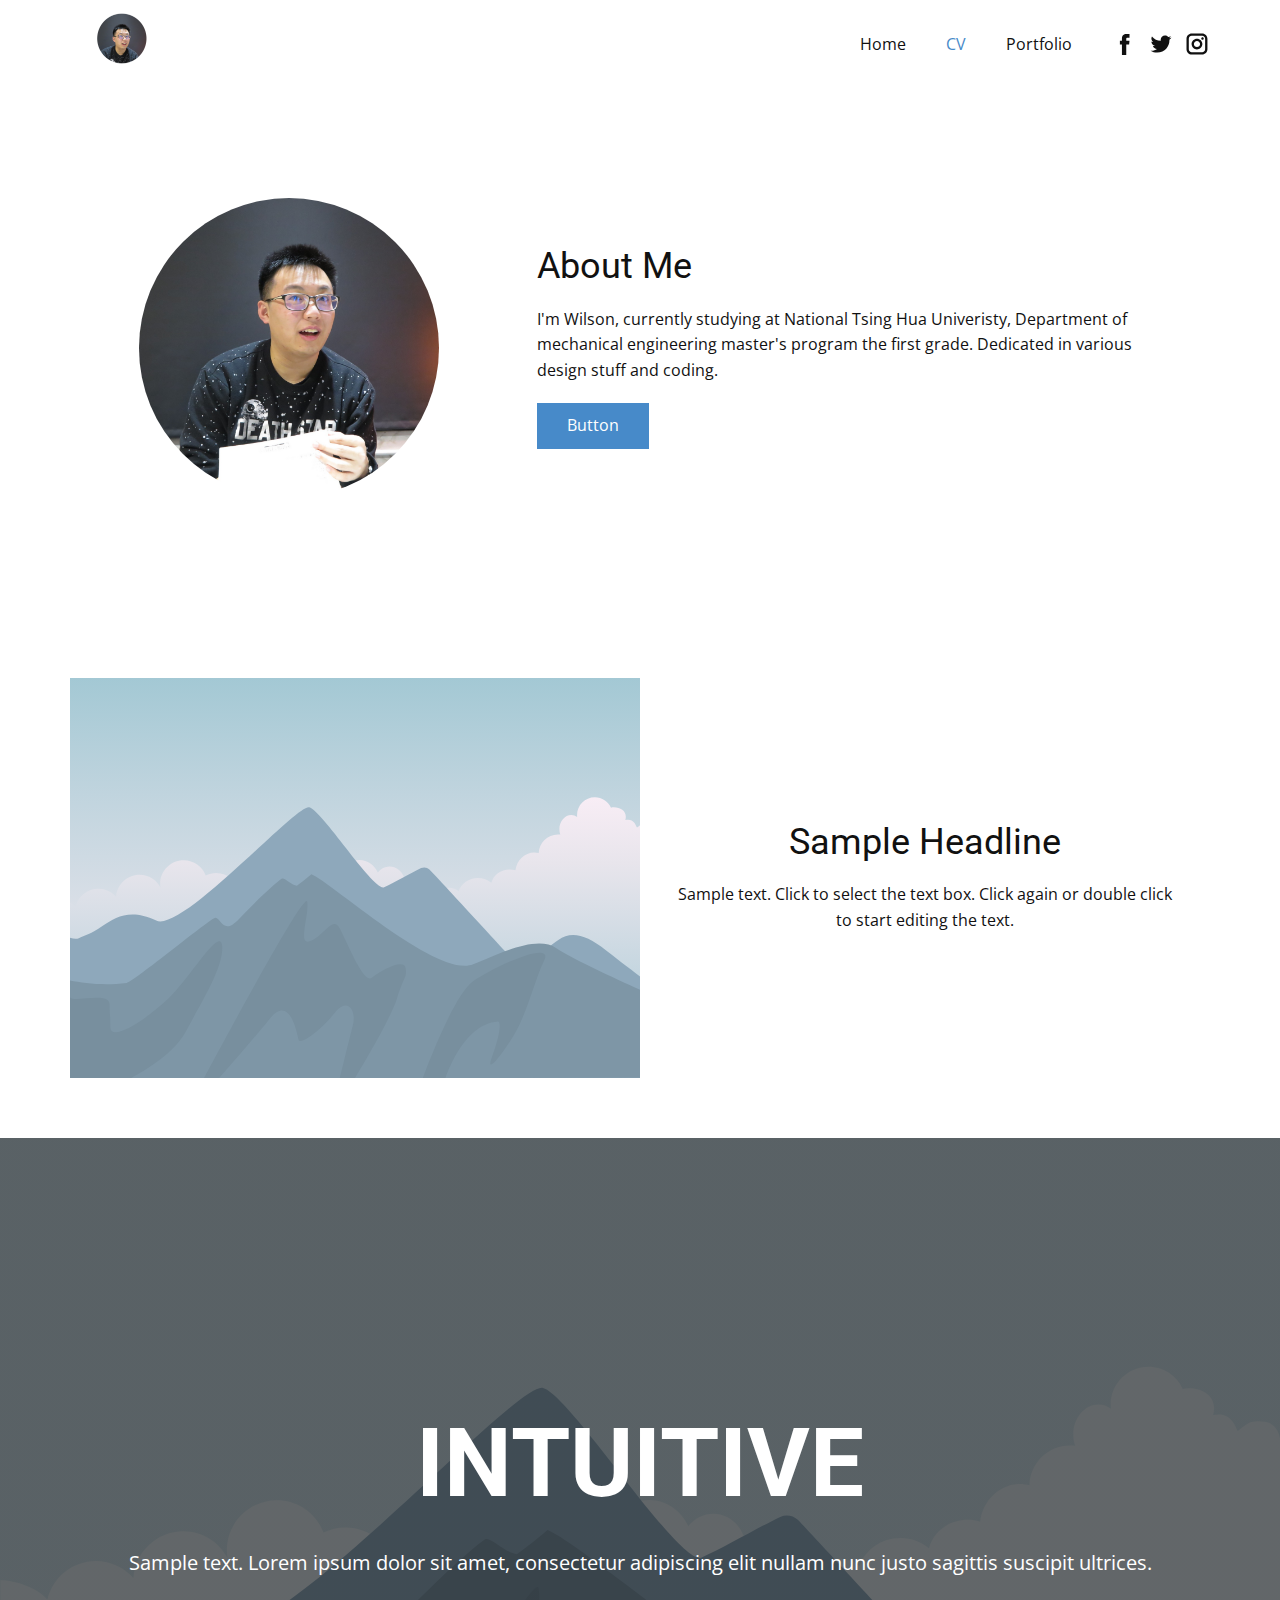
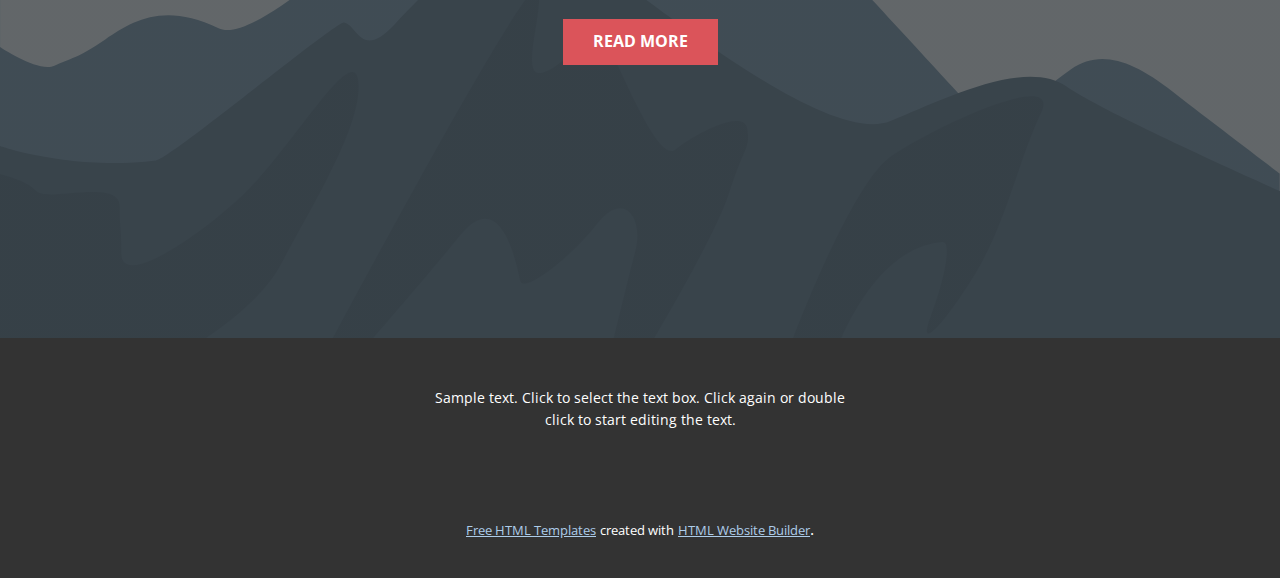
<file: CV.html>
<!DOCTYPE html>
<html style="font-size: 16px;">
  <head>
    <meta name="viewport" content="width=device-width, initial-scale=1.0">
    <meta charset="utf-8">
    <meta name="keywords" content="INTUITIVE">
    <meta name="description" content="">
    <meta name="page_type" content="np-template-header-footer-from-plugin">
    <title>CV</title>
    <link rel="stylesheet" href="nicepage.css" media="screen">
<link rel="stylesheet" href="CV.css" media="screen">
    <script class="u-script" type="text/javascript" src="jquery.js" defer=""></script>
    <script class="u-script" type="text/javascript" src="nicepage.js" defer=""></script>
    <meta name="generator" content="Nicepage 3.5.3, nicepage.com">
    <link id="u-theme-google-font" rel="stylesheet" href="https://fonts.googleapis.com/css?family=Roboto:100,100i,300,300i,400,400i,500,500i,700,700i,900,900i|Open+Sans:300,300i,400,400i,600,600i,700,700i,800,800i">
    
    
    
    
    <script type="application/ld+json">{
		"@context": "http://schema.org",
		"@type": "Organization",
		"name": "",
		"url": "index.html",
		"logo": "images/IMG_2613.png",
		"sameAs": []
}</script>
    <meta property="og:title" content="CV">
    <meta property="og:type" content="website">
    <meta name="theme-color" content="#478ac9">
    <link rel="canonical" href="index.html">
    <meta property="og:url" content="index.html">
  </head>
  <body class="u-body"><header class="u-align-center-sm u-align-center-xs u-clearfix u-header u-header" id="sec-76ac"><div class="u-clearfix u-sheet u-sheet-1">
        <a href="https://nicepage.com" class="u-image u-logo u-image-1">
          <img src="images/IMG_2613.png" class="u-logo-image u-logo-image-1" data-image-width="100">
        </a>
        <div class="u-social-icons u-spacing-10 u-social-icons-1">
          <a class="u-social-url" target="_blank" href=""><span class="u-icon u-icon-circle u-social-facebook u-social-type-logo u-icon-1"><svg class="u-svg-link" preserveAspectRatio="xMidYMin slice" viewBox="0 0 112 112" style=""><use xmlns:xlink="http://www.w3.org/1999/xlink" xlink:href="#svg-1a60"></use></svg><svg xmlns="http://www.w3.org/2000/svg" xmlns:xlink="http://www.w3.org/1999/xlink" version="1.1" xml:space="preserve" class="u-svg-content" viewBox="0 0 112 112" x="0px" y="0px" id="svg-1a60"><path d="M75.5,28.8H65.4c-1.5,0-4,0.9-4,4.3v9.4h13.9l-1.5,15.8H61.4v45.1H42.8V58.3h-8.8V42.4h8.8V32.2 c0-7.4,3.4-18.8,18.8-18.8h13.8v15.4H75.5z"></path></svg></span>
          </a>
          <a class="u-social-url" target="_blank" href=""><span class="u-icon u-icon-circle u-social-twitter u-social-type-logo u-icon-2"><svg class="u-svg-link" preserveAspectRatio="xMidYMin slice" viewBox="0 0 112 112" style=""><use xmlns:xlink="http://www.w3.org/1999/xlink" xlink:href="#svg-dd86"></use></svg><svg xmlns="http://www.w3.org/2000/svg" xmlns:xlink="http://www.w3.org/1999/xlink" version="1.1" xml:space="preserve" class="u-svg-content" viewBox="0 0 112 112" x="0px" y="0px" id="svg-dd86"><path d="M92.2,38.2c0,0.8,0,1.6,0,2.3c0,24.3-18.6,52.4-52.6,52.4c-10.6,0.1-20.2-2.9-28.5-8.2 c1.4,0.2,2.9,0.2,4.4,0.2c8.7,0,16.7-2.9,23-7.9c-8.1-0.2-14.9-5.5-17.3-12.8c1.1,0.2,2.4,0.2,3.4,0.2c1.6,0,3.3-0.2,4.8-0.7 c-8.4-1.6-14.9-9.2-14.9-18c0-0.2,0-0.2,0-0.2c2.5,1.4,5.4,2.2,8.4,2.3c-5-3.3-8.3-8.9-8.3-15.4c0-3.4,1-6.5,2.5-9.2 c9.1,11.1,22.7,18.5,38,19.2c-0.2-1.4-0.4-2.8-0.4-4.3c0.1-10,8.3-18.2,18.5-18.2c5.4,0,10.1,2.2,13.5,5.7c4.3-0.8,8.1-2.3,11.7-4.5 c-1.4,4.3-4.3,7.9-8.1,10.1c3.7-0.4,7.3-1.4,10.6-2.9C98.9,32.3,95.7,35.5,92.2,38.2z"></path></svg></span>
          </a>
          <a class="u-social-url" target="_blank" href=""><span class="u-icon u-icon-circle u-social-instagram u-social-type-logo u-icon-3"><svg class="u-svg-link" preserveAspectRatio="xMidYMin slice" viewBox="0 0 112 112" style=""><use xmlns:xlink="http://www.w3.org/1999/xlink" xlink:href="#svg-e136"></use></svg><svg xmlns="http://www.w3.org/2000/svg" xmlns:xlink="http://www.w3.org/1999/xlink" version="1.1" xml:space="preserve" class="u-svg-content" viewBox="0 0 112 112" x="0px" y="0px" id="svg-e136"><path d="M55.9,32.9c-12.8,0-23.2,10.4-23.2,23.2s10.4,23.2,23.2,23.2s23.2-10.4,23.2-23.2S68.7,32.9,55.9,32.9z M55.9,69.4c-7.4,0-13.3-6-13.3-13.3c-0.1-7.4,6-13.3,13.3-13.3s13.3,6,13.3,13.3C69.3,63.5,63.3,69.4,55.9,69.4z"></path><path d="M79.7,26.8c-3,0-5.4,2.5-5.4,5.4s2.5,5.4,5.4,5.4c3,0,5.4-2.5,5.4-5.4S82.7,26.8,79.7,26.8z"></path><path d="M78.2,11H33.5C21,11,10.8,21.3,10.8,33.7v44.7c0,12.6,10.2,22.8,22.7,22.8h44.7c12.6,0,22.7-10.2,22.7-22.7 V33.7C100.8,21.1,90.6,11,78.2,11z M91,78.4c0,7.1-5.8,12.8-12.8,12.8H33.5c-7.1,0-12.8-5.8-12.8-12.8V33.7 c0-7.1,5.8-12.8,12.8-12.8h44.7c7.1,0,12.8,5.8,12.8,12.8V78.4z"></path></svg></span>
          </a>
        </div>
        <nav class="u-align-left u-menu u-menu-dropdown u-offcanvas u-menu-1">
          <div class="menu-collapse" style="font-size: 1rem;">
            <a class="u-button-style u-nav-link" href="#">
              <svg class="u-svg-link" preserveAspectRatio="xMidYMin slice" viewBox="0 0 302 302" style=""><use xmlns:xlink="http://www.w3.org/1999/xlink" xlink:href="#svg-8a8f"></use></svg>
              <svg xmlns="http://www.w3.org/2000/svg" xmlns:xlink="http://www.w3.org/1999/xlink" version="1.1" id="svg-8a8f" x="0px" y="0px" viewBox="0 0 302 302" style="enable-background:new 0 0 302 302;" xml:space="preserve" class="u-svg-content"><g><rect y="36" width="302" height="30"></rect><rect y="236" width="302" height="30"></rect><rect y="136" width="302" height="30"></rect>
</g><g></g><g></g><g></g><g></g><g></g><g></g><g></g><g></g><g></g><g></g><g></g><g></g><g></g><g></g><g></g></svg>
            </a>
          </div>
          <div class="u-custom-menu u-nav-container">
            <ul class="u-nav u-unstyled u-nav-1"><li class="u-nav-item"><a class="u-button-style u-nav-link u-text-active-palette-1-base u-text-hover-palette-2-base" href="Home.html" style="padding: 10px 20px;">Home</a>
</li><li class="u-nav-item"><a class="u-button-style u-nav-link u-text-active-palette-1-base u-text-hover-palette-2-base" href="CV.html" style="padding: 10px 20px;">CV</a>
</li><li class="u-nav-item"><a class="u-button-style u-nav-link u-text-active-palette-1-base u-text-hover-palette-2-base" style="padding: 10px 20px;" href="Page-1.html">Portfolio</a>
</li></ul>
          </div>
          <div class="u-custom-menu u-nav-container-collapse">
            <div class="u-align-center u-black u-container-style u-inner-container-layout u-opacity u-opacity-95 u-sidenav">
              <div class="u-sidenav-overflow">
                <div class="u-menu-close"></div>
                <ul class="u-align-center u-nav u-popupmenu-items u-unstyled u-nav-2"><li class="u-nav-item"><a class="u-button-style u-nav-link" href="Home.html" style="padding: 10px 20px;">Home</a>
</li><li class="u-nav-item"><a class="u-button-style u-nav-link" href="CV.html" style="padding: 10px 20px;">CV</a>
</li><li class="u-nav-item"><a class="u-button-style u-nav-link" style="padding: 10px 20px;" href="Page-1.html">Portfolio</a>
</li></ul>
              </div>
            </div>
            <div class="u-black u-menu-overlay u-opacity u-opacity-70"></div>
          </div>
        </nav>
      </div></header>
    <section class="u-clearfix u-section-1" id="sec-5ac6">
      <div class="u-clearfix u-sheet u-sheet-1">
        <div class="u-clearfix u-expanded-width u-gutter-0 u-layout-wrap u-layout-wrap-1">
          <div class="u-layout">
            <div class="u-layout-row">
              <div class="u-align-center u-container-style u-layout-cell u-left-cell u-size-23 u-layout-cell-1">
                <div class="u-container-layout u-valign-middle u-container-layout-1">
                  <div alt="" class="u-image u-image-circle u-image-1" src="" data-image-width="1600" data-image-height="1068"></div>
                </div>
              </div>
              <div class="u-align-left u-container-style u-layout-cell u-right-cell u-size-37 u-layout-cell-2">
                <div class="u-container-layout u-valign-middle u-container-layout-2">
                  <h2 class="u-text u-text-1">About Me</h2>
                  <p class="u-text u-text-2">I'm Wilson, currently studying at National Tsing Hua Univeristy, Department of mechanical engineering master's program the first grade. Dedicated in various design stuff and coding.</p>
                  <a href="" class="u-btn u-button-style u-btn-1">Button</a>
                </div>
              </div>
            </div>
          </div>
        </div>
      </div>
    </section>
    <section class="u-clearfix u-section-2" id="sec-9532">
      <div class="u-clearfix u-sheet u-sheet-1">
        <div class="u-clearfix u-expanded-width u-layout-wrap u-layout-wrap-1">
          <div class="u-layout">
            <div class="u-layout-row">
              <div class="u-container-style u-image u-layout-cell u-size-30 u-image-1" data-image-width="400" data-image-height="265">
                <div class="u-container-layout u-container-layout-1"></div>
              </div>
              <div class="u-align-center u-container-style u-layout-cell u-size-30 u-layout-cell-2">
                <div class="u-container-layout u-valign-middle u-container-layout-2">
                  <h2 class="u-text u-text-default u-text-1">Sample Headline</h2>
                  <p class="u-text u-text-2">Sample text. Click to select the text box. Click again or double click to start editing the text.</p>
                </div>
              </div>
            </div>
          </div>
        </div>
      </div>
    </section>
    <section class="u-align-center u-clearfix u-image u-shading u-section-3" src="" data-image-width="256" data-image-height="256" id="sec-ef5e">
      <div class="u-clearfix u-sheet u-valign-middle u-sheet-1">
        <h1 class="u-text u-text-default u-title u-text-1">INTUITIVE</h1>
        <p class="u-large-text u-text u-text-default u-text-variant u-text-2">Sample text. Lorem ipsum dolor sit amet, consectetur adipiscing elit nullam nunc justo sagittis suscipit ultrices.</p>
        <a href="#" class="u-btn u-button-style u-palette-2-base u-btn-1">Read More</a>
      </div>
    </section>
    
    
    <footer class="u-align-center u-clearfix u-footer u-grey-80 u-footer" id="sec-1f01"><div class="u-clearfix u-sheet u-sheet-1">
        <p class="u-small-text u-text u-text-variant u-text-1">Sample text. Click to select the text box. Click again or double click to start editing the text.</p>
      </div></footer>
    <section class="u-backlink u-clearfix u-grey-80">
      <a class="u-link" href="https://nicepage.com/html-templates" target="_blank">
        <span>Free HTML Templates</span>
      </a>
      <p class="u-text">
        <span>created with</span>
      </p>
      <a class="u-link" href="https://nicepage.com/html-website-builder" target="_blank">
        <span>HTML Website Builder</span>
      </a>. 
    </section>
  </body>
</html>
</file>
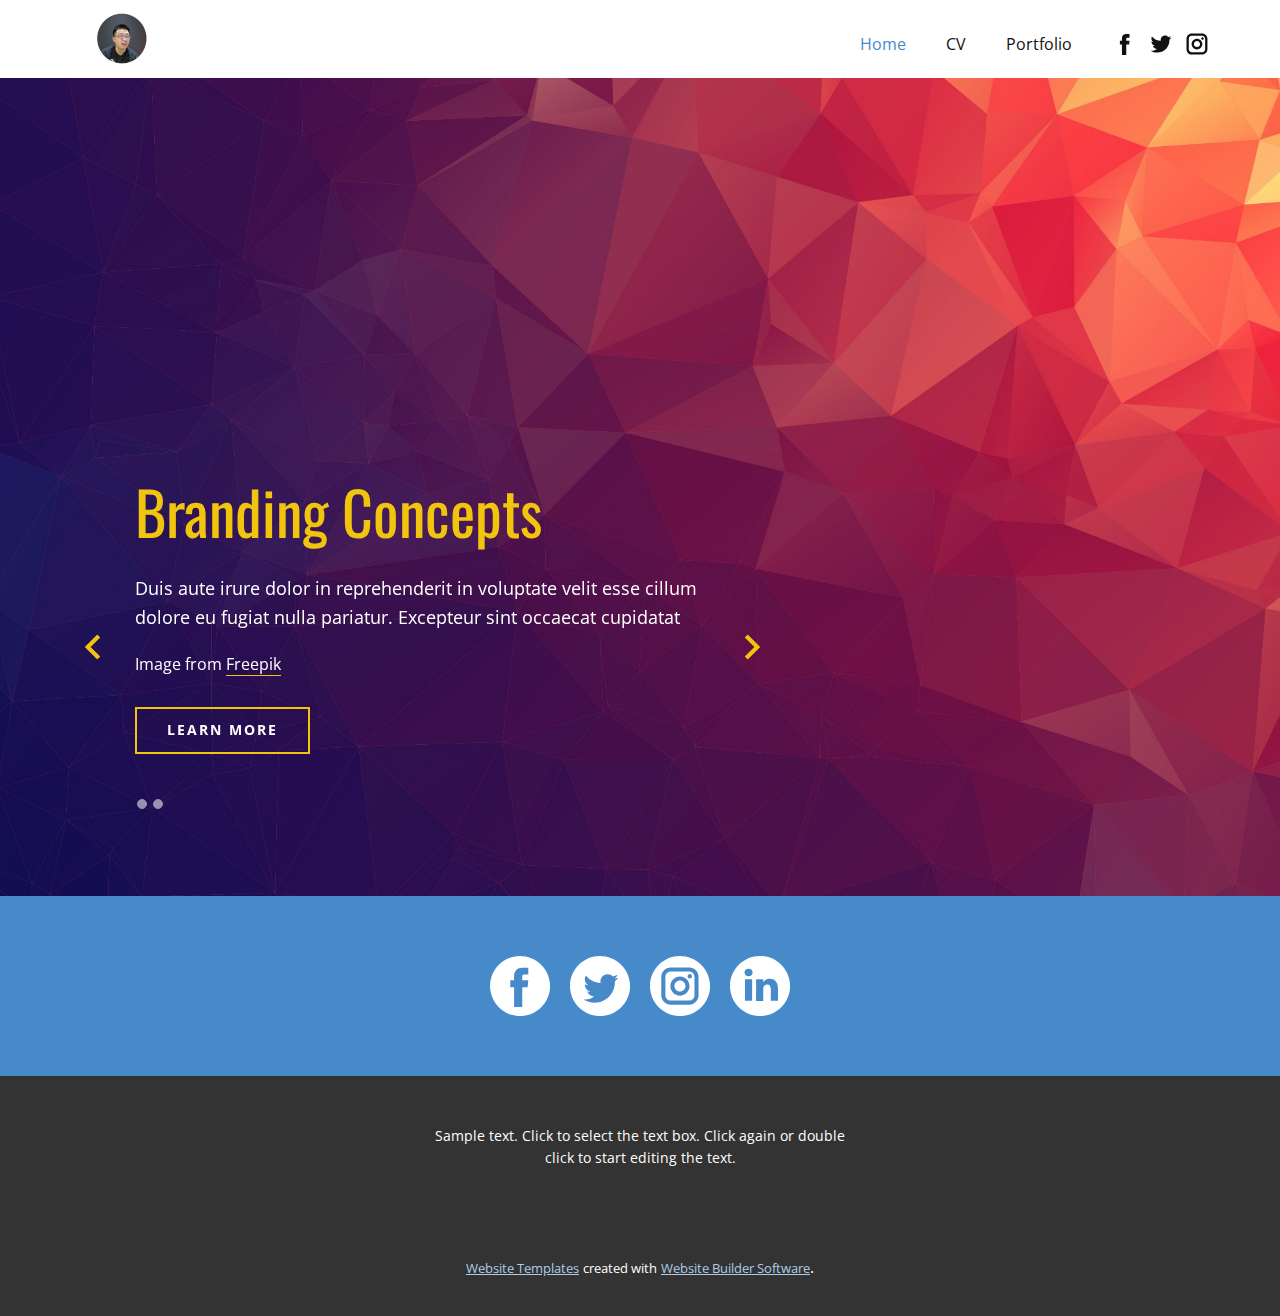
<file: Home.html>
<!DOCTYPE html>
<html style="font-size: 16px;">
  <head>
    <meta name="viewport" content="width=device-width, initial-scale=1.0">
    <meta charset="utf-8">
    <meta name="keywords" content="Branding Concepts, Graphic Design">
    <meta name="description" content="">
    <meta name="page_type" content="np-template-header-footer-from-plugin">
    <title>Home</title>
    <link rel="stylesheet" href="nicepage.css" media="screen">
<link rel="stylesheet" href="Home.css" media="screen">
    <script class="u-script" type="text/javascript" src="jquery.js" defer=""></script>
    <script class="u-script" type="text/javascript" src="nicepage.js" defer=""></script>
    <meta name="generator" content="Nicepage 3.5.3, nicepage.com">
    
    
    <link id="u-theme-google-font" rel="stylesheet" href="https://fonts.googleapis.com/css?family=Roboto:100,100i,300,300i,400,400i,500,500i,700,700i,900,900i|Open+Sans:300,300i,400,400i,600,600i,700,700i,800,800i">
    <link id="u-page-google-font" rel="stylesheet" href="https://fonts.googleapis.com/css?family=Oswald:200,300,400,500,600,700">
    
    
    
    <script type="application/ld+json">{
		"@context": "http://schema.org",
		"@type": "Organization",
		"name": "",
		"url": "index.html",
		"logo": "images/IMG_2613.png",
		"sameAs": []
}</script>
    <meta property="og:title" content="Home">
    <meta property="og:type" content="website">
    <meta name="theme-color" content="#478ac9">
    <link rel="canonical" href="index.html">
    <meta property="og:url" content="index.html">
  </head>
  <body class="u-body"><header class="u-align-center-sm u-align-center-xs u-clearfix u-header u-header" id="sec-76ac"><div class="u-clearfix u-sheet u-sheet-1">
        <a href="https://nicepage.com" class="u-image u-logo u-image-1">
          <img src="images/IMG_2613.png" class="u-logo-image u-logo-image-1" data-image-width="100">
        </a>
        <div class="u-social-icons u-spacing-10 u-social-icons-1">
          <a class="u-social-url" target="_blank" href=""><span class="u-icon u-icon-circle u-social-facebook u-social-type-logo u-icon-1"><svg class="u-svg-link" preserveAspectRatio="xMidYMin slice" viewBox="0 0 112 112" style=""><use xmlns:xlink="http://www.w3.org/1999/xlink" xlink:href="#svg-1a60"></use></svg><svg xmlns="http://www.w3.org/2000/svg" xmlns:xlink="http://www.w3.org/1999/xlink" version="1.1" xml:space="preserve" class="u-svg-content" viewBox="0 0 112 112" x="0px" y="0px" id="svg-1a60"><path d="M75.5,28.8H65.4c-1.5,0-4,0.9-4,4.3v9.4h13.9l-1.5,15.8H61.4v45.1H42.8V58.3h-8.8V42.4h8.8V32.2 c0-7.4,3.4-18.8,18.8-18.8h13.8v15.4H75.5z"></path></svg></span>
          </a>
          <a class="u-social-url" target="_blank" href=""><span class="u-icon u-icon-circle u-social-twitter u-social-type-logo u-icon-2"><svg class="u-svg-link" preserveAspectRatio="xMidYMin slice" viewBox="0 0 112 112" style=""><use xmlns:xlink="http://www.w3.org/1999/xlink" xlink:href="#svg-dd86"></use></svg><svg xmlns="http://www.w3.org/2000/svg" xmlns:xlink="http://www.w3.org/1999/xlink" version="1.1" xml:space="preserve" class="u-svg-content" viewBox="0 0 112 112" x="0px" y="0px" id="svg-dd86"><path d="M92.2,38.2c0,0.8,0,1.6,0,2.3c0,24.3-18.6,52.4-52.6,52.4c-10.6,0.1-20.2-2.9-28.5-8.2 c1.4,0.2,2.9,0.2,4.4,0.2c8.7,0,16.7-2.9,23-7.9c-8.1-0.2-14.9-5.5-17.3-12.8c1.1,0.2,2.4,0.2,3.4,0.2c1.6,0,3.3-0.2,4.8-0.7 c-8.4-1.6-14.9-9.2-14.9-18c0-0.2,0-0.2,0-0.2c2.5,1.4,5.4,2.2,8.4,2.3c-5-3.3-8.3-8.9-8.3-15.4c0-3.4,1-6.5,2.5-9.2 c9.1,11.1,22.7,18.5,38,19.2c-0.2-1.4-0.4-2.8-0.4-4.3c0.1-10,8.3-18.2,18.5-18.2c5.4,0,10.1,2.2,13.5,5.7c4.3-0.8,8.1-2.3,11.7-4.5 c-1.4,4.3-4.3,7.9-8.1,10.1c3.7-0.4,7.3-1.4,10.6-2.9C98.9,32.3,95.7,35.5,92.2,38.2z"></path></svg></span>
          </a>
          <a class="u-social-url" target="_blank" href=""><span class="u-icon u-icon-circle u-social-instagram u-social-type-logo u-icon-3"><svg class="u-svg-link" preserveAspectRatio="xMidYMin slice" viewBox="0 0 112 112" style=""><use xmlns:xlink="http://www.w3.org/1999/xlink" xlink:href="#svg-e136"></use></svg><svg xmlns="http://www.w3.org/2000/svg" xmlns:xlink="http://www.w3.org/1999/xlink" version="1.1" xml:space="preserve" class="u-svg-content" viewBox="0 0 112 112" x="0px" y="0px" id="svg-e136"><path d="M55.9,32.9c-12.8,0-23.2,10.4-23.2,23.2s10.4,23.2,23.2,23.2s23.2-10.4,23.2-23.2S68.7,32.9,55.9,32.9z M55.9,69.4c-7.4,0-13.3-6-13.3-13.3c-0.1-7.4,6-13.3,13.3-13.3s13.3,6,13.3,13.3C69.3,63.5,63.3,69.4,55.9,69.4z"></path><path d="M79.7,26.8c-3,0-5.4,2.5-5.4,5.4s2.5,5.4,5.4,5.4c3,0,5.4-2.5,5.4-5.4S82.7,26.8,79.7,26.8z"></path><path d="M78.2,11H33.5C21,11,10.8,21.3,10.8,33.7v44.7c0,12.6,10.2,22.8,22.7,22.8h44.7c12.6,0,22.7-10.2,22.7-22.7 V33.7C100.8,21.1,90.6,11,78.2,11z M91,78.4c0,7.1-5.8,12.8-12.8,12.8H33.5c-7.1,0-12.8-5.8-12.8-12.8V33.7 c0-7.1,5.8-12.8,12.8-12.8h44.7c7.1,0,12.8,5.8,12.8,12.8V78.4z"></path></svg></span>
          </a>
        </div>
        <nav class="u-align-left u-menu u-menu-dropdown u-offcanvas u-menu-1">
          <div class="menu-collapse" style="font-size: 1rem;">
            <a class="u-button-style u-nav-link" href="#">
              <svg class="u-svg-link" preserveAspectRatio="xMidYMin slice" viewBox="0 0 302 302" style=""><use xmlns:xlink="http://www.w3.org/1999/xlink" xlink:href="#svg-8a8f"></use></svg>
              <svg xmlns="http://www.w3.org/2000/svg" xmlns:xlink="http://www.w3.org/1999/xlink" version="1.1" id="svg-8a8f" x="0px" y="0px" viewBox="0 0 302 302" style="enable-background:new 0 0 302 302;" xml:space="preserve" class="u-svg-content"><g><rect y="36" width="302" height="30"></rect><rect y="236" width="302" height="30"></rect><rect y="136" width="302" height="30"></rect>
</g><g></g><g></g><g></g><g></g><g></g><g></g><g></g><g></g><g></g><g></g><g></g><g></g><g></g><g></g><g></g></svg>
            </a>
          </div>
          <div class="u-custom-menu u-nav-container">
            <ul class="u-nav u-unstyled u-nav-1"><li class="u-nav-item"><a class="u-button-style u-nav-link u-text-active-palette-1-base u-text-hover-palette-2-base" href="Home.html" style="padding: 10px 20px;">Home</a>
</li><li class="u-nav-item"><a class="u-button-style u-nav-link u-text-active-palette-1-base u-text-hover-palette-2-base" href="CV.html" style="padding: 10px 20px;">CV</a>
</li><li class="u-nav-item"><a class="u-button-style u-nav-link u-text-active-palette-1-base u-text-hover-palette-2-base" style="padding: 10px 20px;" href="Page-1.html">Portfolio</a>
</li></ul>
          </div>
          <div class="u-custom-menu u-nav-container-collapse">
            <div class="u-align-center u-black u-container-style u-inner-container-layout u-opacity u-opacity-95 u-sidenav">
              <div class="u-sidenav-overflow">
                <div class="u-menu-close"></div>
                <ul class="u-align-center u-nav u-popupmenu-items u-unstyled u-nav-2"><li class="u-nav-item"><a class="u-button-style u-nav-link" href="Home.html" style="padding: 10px 20px;">Home</a>
</li><li class="u-nav-item"><a class="u-button-style u-nav-link" href="CV.html" style="padding: 10px 20px;">CV</a>
</li><li class="u-nav-item"><a class="u-button-style u-nav-link" style="padding: 10px 20px;" href="Page-1.html">Portfolio</a>
</li></ul>
              </div>
            </div>
            <div class="u-black u-menu-overlay u-opacity u-opacity-70"></div>
          </div>
        </nav>
      </div></header>
    <section class="u-clearfix u-image u-section-1" id="carousel_b952">
      <div class="u-clearfix u-sheet u-sheet-1">
        <div id="carousel-ee08" data-interval="5000" data-u-ride="carousel" class="u-carousel u-slider u-slider-1">
          <ol class="u-carousel-indicators u-opacity u-opacity-55 u-carousel-indicators-1">
            <li data-u-target="#carousel-ee08" class="u-active u-border-1 u-border-white u-shape-circle u-white" data-u-slide-to="0" style="height: 10px; width: 10px;"></li>
            <li data-u-target="#carousel-ee08" class="u-border-1 u-border-white u-shape-circle u-white" data-u-slide-to="1" style="height: 10px; width: 10px;"></li>
          </ol>
          <div class="u-carousel-inner" role="listbox">
            <div class="u-active u-align-left u-carousel-item u-container-style u-shape-rectangle u-slide">
              <div class="u-container-layout u-valign-top u-container-layout-1">
                <h2 class="u-color-scheme-u10 u-color-style-multicolor-1 u-custom-font u-font-oswald u-text u-text-palette-3-base u-text-1">Branding Concepts</h2>
                <p class="u-large-text u-text u-text-body-alt-color u-text-variant u-text-2"> Duis aute irure dolor in reprehenderit in voluptate velit esse cillum dolore eu fugiat nulla pariatur. Excepteur sint occaecat cupidatat</p>
                <p class="u-text u-text-body-alt-color u-text-3">Image from <a href="https://www.freepik.com/photos/background" class="u-border-1 u-border-palette-3-base u-btn u-button-link u-button-style u-none u-text-body-alt-color u-btn-1">Freepik</a>
                </p>
                <a href="#" class="u-border-2 u-border-palette-3-base u-btn u-button-style u-hover-palette-3-base u-none u-text-body-alt-color u-text-hover-white u-btn-2">learn more</a>
              </div>
            </div>
            <div class="u-align-left u-carousel-item u-container-style u-expanded-width u-shape-rectangle u-slide">
              <div class="u-container-layout u-valign-top u-container-layout-2">
                <h2 class="u-color-scheme-u10 u-color-style-multicolor-1 u-custom-font u-font-oswald u-text u-text-palette-3-base u-text-4">Graphic Design</h2>
                <p class="u-large-text u-text u-text-body-alt-color u-text-variant u-text-5"> Duis aute irure dolor in reprehenderit in voluptate velit esse cillum dolore eu fugiat nulla pariatur. Excepteur sint occaecat cupidatat</p>
                <p class="u-text u-text-body-alt-color u-text-6">Image from <a href="https://www.freepik.com/photos/background" class="u-border-1 u-border-palette-3-base u-btn u-button-link u-button-style u-none u-text-body-alt-color u-btn-3">Freepik</a>
                </p>
                <a href="https://nicepage.com/website-design" class="u-border-2 u-border-palette-3-base u-btn u-button-style u-hover-palette-3-base u-none u-text-body-alt-color u-text-hover-white u-btn-4">learn more</a>
              </div>
            </div>
          </div>
          <a class="u-absolute-vcenter u-carousel-control u-carousel-control-prev u-spacing-10 u-text-palette-3-base u-carousel-control-1" href="#carousel-ee08" role="button" data-u-slide="prev">
            <span aria-hidden="true">
              <svg viewBox="0 0 256 256"><g><polygon points="207.093,30.187 176.907,0 48.907,128 176.907,256 207.093,225.813 109.28,128"></polygon>
</g></svg>
            </span>
            <span class="sr-only">
              <svg viewBox="0 0 256 256"><g><polygon points="207.093,30.187 176.907,0 48.907,128 176.907,256 207.093,225.813 109.28,128"></polygon>
</g></svg>
            </span>
          </a>
          <a class="u-absolute-vcenter u-carousel-control u-carousel-control-next u-spacing-10 u-text-palette-3-base u-carousel-control-2" href="#carousel-ee08" role="button" data-u-slide="next">
            <span aria-hidden="true">
              <svg viewBox="0 0 306 306"><g id="chevron-right"><polygon points="94.35,0 58.65,35.7 175.95,153 58.65,270.3 94.35,306 247.35,153"></polygon>
</g></svg>
            </span>
            <span class="sr-only">
              <svg viewBox="0 0 306 306"><g id="chevron-right"><polygon points="94.35,0 58.65,35.7 175.95,153 58.65,270.3 94.35,306 247.35,153"></polygon>
</g></svg>
            </span>
          </a>
        </div>
      </div>
    </section>
    <section class="u-clearfix u-palette-1-base u-section-2" id="sec-defd">
      <div class="u-clearfix u-sheet u-valign-middle u-sheet-1">
        <div class="u-align-left u-social-icons u-spacing-20 u-social-icons-1">
          <a class="u-social-url" target="_blank" href=""><span class="u-icon u-icon-circle u-social-facebook u-social-type-fill u-icon-1">
          <svg class="u-svg-link" preserveAspectRatio="xMidYMin slice" viewBox="0 0 112 112" style=""><use xmlns:xlink="http://www.w3.org/1999/xlink" xlink:href="#svg-b746"></use></svg>
          <svg x="0px" y="0px" viewBox="0 0 112 112" id="svg-b746" class="u-svg-content"><path d="M56.1,0C25.1,0,0,25.1,0,56.1c0,31,25.1,56.1,56.1,56.1c31,0,56.1-25.1,56.1-56.1C112.2,25.1,87.1,0,56.1,0z M71.6,34.3h-8.2c-1.3,0-3.2,0.7-3.2,3.5v7.6h11.3l-1.3,12.9h-10V95H45V58.3h-7.2V45.4H45v-8.3c0-6,2.8-15.3,15.3-15.3l11.2,0V34.3z "></path></svg>
        </span>
          </a>
          <a class="u-social-url" target="_blank" href=""><span class="u-icon u-icon-circle u-social-twitter u-social-type-fill u-icon-2">
          <svg class="u-svg-link" preserveAspectRatio="xMidYMin slice" viewBox="0 0 112 112" style=""><use xmlns:xlink="http://www.w3.org/1999/xlink" xlink:href="#svg-ee89"></use></svg>
          <svg x="0px" y="0px" viewBox="0 0 112 112" id="svg-ee89" class="u-svg-content"><path d="M56.1,0C25.1,0,0,25.1,0,56.1s25.1,56.1,56.1,56.1s56.1-25.1,56.1-56.1S87.1,0,56.1,0z M83.8,47.3 c0,0.6,0,1.2,0,1.7c0,17.7-13.5,38.2-38.2,38.2c-7.6,0-14.6-2.2-20.6-6c1,0.1,2.1,0.2,3.2,0.2c6.3,0,12.1-2.1,16.7-5.7 c-5.9-0.1-10.8-4-12.5-9.3c0.8,0.2,1.7,0.2,2.5,0.2c1.2,0,2.4-0.2,3.5-0.5c-6.1-1.2-10.8-6.7-10.8-13.1c0-0.1,0-0.1,0-0.2 c1.8,1,3.9,1.6,6.1,1.7c-3.6-2.4-6-6.5-6-11.2c0-2.5,0.7-4.8,1.8-6.7c6.6,8.1,16.5,13.5,27.6,14c-0.2-1-0.3-2-0.3-3.1 c0-7.4,6-13.4,13.4-13.4c3.9,0,7.3,1.6,9.8,4.2c3.1-0.6,5.9-1.7,8.5-3.3c-1,3.1-3.1,5.8-5.9,7.4c2.7-0.3,5.3-1,7.7-2.1 C88.7,43,86.4,45.4,83.8,47.3z"></path></svg>
        </span>
          </a>
          <a class="u-social-url" target="_blank" href=""><span class="u-icon u-icon-circle u-social-instagram u-social-type-fill u-icon-3">
          <svg class="u-svg-link" preserveAspectRatio="xMidYMin slice" viewBox="0 0 112 112" style=""><use xmlns:xlink="http://www.w3.org/1999/xlink" xlink:href="#svg-1a1a"></use></svg>
          <svg x="0px" y="0px" viewBox="0 0 112 112" id="svg-1a1a" class="u-svg-content"><path d="M56.1,0C25.1,0,0,25.1,0,56.1c0,31,25.1,56.1,56.1,56.1c31,0,56.1-25.1,56.1-56.1C112.2,25.1,87.1,0,56.1,0z M90.6,73.4c0,9.6-7.8,17.5-17.5,17.5H38.6c-9.6,0-17.5-7.9-17.5-17.6V38.8c0-9.6,7.8-17.5,17.5-17.5h34.5c9.6,0,17.5,7.8,17.5,17.5 V73.4z"></path><path d="M73.1,28.9H38.6c-5.4,0-9.9,4.4-9.9,9.9v34.5c0,5.4,4.4,9.9,9.9,9.9h34.5c5.4,0,9.9-4.4,9.9-9.9V38.8 C83,33.4,78.6,28.9,73.1,28.9z M55.9,74C46,74,38,66,38,56.1c0-9.9,8-17.9,17.9-17.9c9.9,0,17.9,8,17.9,17.9 C73.8,66,65.8,74,55.9,74z M74.3,41.9c-2.3,0-4.2-1.9-4.2-4.2s1.9-4.2,4.2-4.2c2.3,0,4.2,1.9,4.2,4.2S76.6,41.9,74.3,41.9z"></path><path d="M55.9,45.8c-5.7,0-10.4,4.6-10.3,10.3c0,5.7,4.6,10.3,10.3,10.3s10.3-4.6,10.3-10.3 C66.2,50.4,61.6,45.8,55.9,45.8z"></path></svg>
        </span>
          </a>
          <a class="u-social-url" target="_blank" href=""><span class="u-icon u-icon-circle u-social-linkedin u-social-type-fill u-icon-4">
          <svg class="u-svg-link" preserveAspectRatio="xMidYMin slice" viewBox="0 0 112 112" style=""><use xmlns:xlink="http://www.w3.org/1999/xlink" xlink:href="#svg-91b0"></use></svg>
          <svg x="0px" y="0px" viewBox="0 0 112 112" id="svg-91b0" class="u-svg-content"><path d="M62.1,49.3v-0.1C62.1,49.2,62,49.2,62.1,49.3L62.1,49.3z"></path><path d="M56.1,0C25.1,0,0,25.1,0,56.1s25.1,56.1,56.1,56.1c31,0,56.1-25.1,56.1-56.1S87.1,0,56.1,0z M41.3,83.7H27.9 V43.4h13.4V83.7z M34.6,37.9L34.6,37.9c-4.6,0-7.5-3.1-7.5-7c0-4,3-7,7.6-7c4.6,0,7.4,3,7.5,7C42.2,34.8,39.2,37.9,34.6,37.9z M89.6,83.7H76.2V62.2c0-5.4-1.9-9.1-6.8-9.1c-3.7,0-5.9,2.5-6.9,4.9c-0.4,0.9-0.4,2.1-0.4,3.3v22.5H48.7c0,0,0.2-36.5,0-40.3h13.4 v5.7c1.8-2.7,5-6.7,12.1-6.7c8.8,0,15.4,5.8,15.4,18.1V83.7z"></path></svg>
        </span>
          </a>
        </div>
      </div>
    </section>
    
    
    <footer class="u-align-center u-clearfix u-footer u-grey-80 u-footer" id="sec-1f01"><div class="u-clearfix u-sheet u-sheet-1">
        <p class="u-small-text u-text u-text-variant u-text-1">Sample text. Click to select the text box. Click again or double click to start editing the text.</p>
      </div></footer>
    <section class="u-backlink u-clearfix u-grey-80">
      <a class="u-link" href="https://nicepage.com/website-templates" target="_blank">
        <span>Website Templates</span>
      </a>
      <p class="u-text">
        <span>created with</span>
      </p>
      <a class="u-link" href="https://nicepage.com/" target="_blank">
        <span>Website Builder Software</span>
      </a>. 
    </section>
  </body>
</html>
</file>
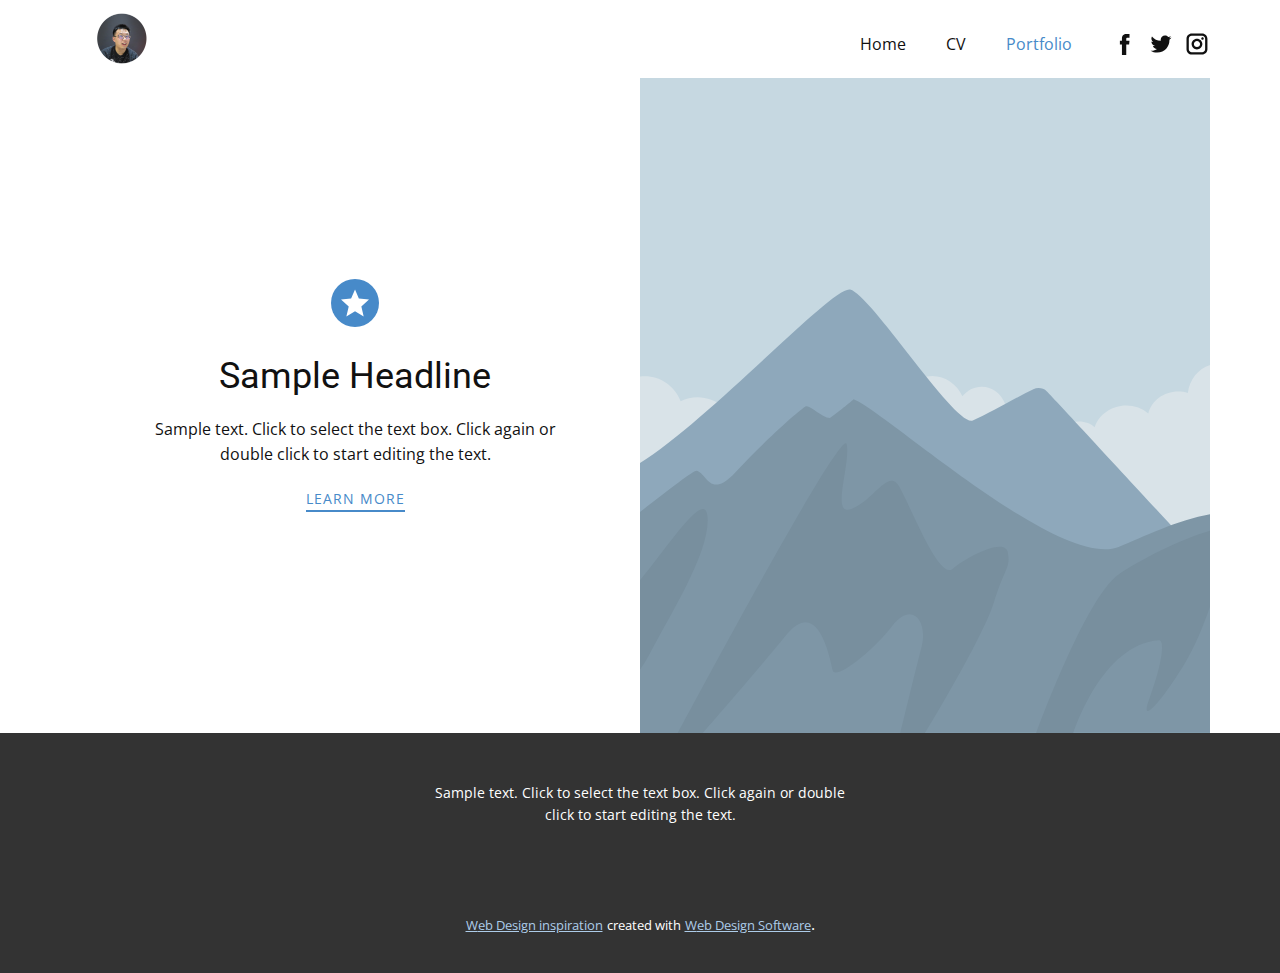
<file: Page-1.html>
<!DOCTYPE html>
<html style="font-size: 16px;">
  <head>
    <meta name="viewport" content="width=device-width, initial-scale=1.0">
    <meta charset="utf-8">
    <meta name="keywords" content="">
    <meta name="description" content="">
    <meta name="page_type" content="np-template-header-footer-from-plugin">
    <title>Page 1</title>
    <link rel="stylesheet" href="nicepage.css" media="screen">
<link rel="stylesheet" href="Page-1.css" media="screen">
    <script class="u-script" type="text/javascript" src="jquery.js" defer=""></script>
    <script class="u-script" type="text/javascript" src="nicepage.js" defer=""></script>
    <meta name="generator" content="Nicepage 3.5.3, nicepage.com">
    <link id="u-theme-google-font" rel="stylesheet" href="https://fonts.googleapis.com/css?family=Roboto:100,100i,300,300i,400,400i,500,500i,700,700i,900,900i|Open+Sans:300,300i,400,400i,600,600i,700,700i,800,800i">
    
    
    <script type="application/ld+json">{
		"@context": "http://schema.org",
		"@type": "Organization",
		"name": "",
		"url": "index.html",
		"logo": "images/IMG_2613.png",
		"sameAs": []
}</script>
    <meta property="og:title" content="Page 1">
    <meta property="og:type" content="website">
    <meta name="theme-color" content="#478ac9">
    <link rel="canonical" href="index.html">
    <meta property="og:url" content="index.html">
  </head>
  <body class="u-body"><header class="u-align-center-sm u-align-center-xs u-clearfix u-header u-header" id="sec-76ac"><div class="u-clearfix u-sheet u-sheet-1">
        <a href="https://nicepage.com" class="u-image u-logo u-image-1">
          <img src="images/IMG_2613.png" class="u-logo-image u-logo-image-1" data-image-width="100">
        </a>
        <div class="u-social-icons u-spacing-10 u-social-icons-1">
          <a class="u-social-url" target="_blank" href=""><span class="u-icon u-icon-circle u-social-facebook u-social-type-logo u-icon-1"><svg class="u-svg-link" preserveAspectRatio="xMidYMin slice" viewBox="0 0 112 112" style=""><use xmlns:xlink="http://www.w3.org/1999/xlink" xlink:href="#svg-1a60"></use></svg><svg xmlns="http://www.w3.org/2000/svg" xmlns:xlink="http://www.w3.org/1999/xlink" version="1.1" xml:space="preserve" class="u-svg-content" viewBox="0 0 112 112" x="0px" y="0px" id="svg-1a60"><path d="M75.5,28.8H65.4c-1.5,0-4,0.9-4,4.3v9.4h13.9l-1.5,15.8H61.4v45.1H42.8V58.3h-8.8V42.4h8.8V32.2 c0-7.4,3.4-18.8,18.8-18.8h13.8v15.4H75.5z"></path></svg></span>
          </a>
          <a class="u-social-url" target="_blank" href=""><span class="u-icon u-icon-circle u-social-twitter u-social-type-logo u-icon-2"><svg class="u-svg-link" preserveAspectRatio="xMidYMin slice" viewBox="0 0 112 112" style=""><use xmlns:xlink="http://www.w3.org/1999/xlink" xlink:href="#svg-dd86"></use></svg><svg xmlns="http://www.w3.org/2000/svg" xmlns:xlink="http://www.w3.org/1999/xlink" version="1.1" xml:space="preserve" class="u-svg-content" viewBox="0 0 112 112" x="0px" y="0px" id="svg-dd86"><path d="M92.2,38.2c0,0.8,0,1.6,0,2.3c0,24.3-18.6,52.4-52.6,52.4c-10.6,0.1-20.2-2.9-28.5-8.2 c1.4,0.2,2.9,0.2,4.4,0.2c8.7,0,16.7-2.9,23-7.9c-8.1-0.2-14.9-5.5-17.3-12.8c1.1,0.2,2.4,0.2,3.4,0.2c1.6,0,3.3-0.2,4.8-0.7 c-8.4-1.6-14.9-9.2-14.9-18c0-0.2,0-0.2,0-0.2c2.5,1.4,5.4,2.2,8.4,2.3c-5-3.3-8.3-8.9-8.3-15.4c0-3.4,1-6.5,2.5-9.2 c9.1,11.1,22.7,18.5,38,19.2c-0.2-1.4-0.4-2.8-0.4-4.3c0.1-10,8.3-18.2,18.5-18.2c5.4,0,10.1,2.2,13.5,5.7c4.3-0.8,8.1-2.3,11.7-4.5 c-1.4,4.3-4.3,7.9-8.1,10.1c3.7-0.4,7.3-1.4,10.6-2.9C98.9,32.3,95.7,35.5,92.2,38.2z"></path></svg></span>
          </a>
          <a class="u-social-url" target="_blank" href=""><span class="u-icon u-icon-circle u-social-instagram u-social-type-logo u-icon-3"><svg class="u-svg-link" preserveAspectRatio="xMidYMin slice" viewBox="0 0 112 112" style=""><use xmlns:xlink="http://www.w3.org/1999/xlink" xlink:href="#svg-e136"></use></svg><svg xmlns="http://www.w3.org/2000/svg" xmlns:xlink="http://www.w3.org/1999/xlink" version="1.1" xml:space="preserve" class="u-svg-content" viewBox="0 0 112 112" x="0px" y="0px" id="svg-e136"><path d="M55.9,32.9c-12.8,0-23.2,10.4-23.2,23.2s10.4,23.2,23.2,23.2s23.2-10.4,23.2-23.2S68.7,32.9,55.9,32.9z M55.9,69.4c-7.4,0-13.3-6-13.3-13.3c-0.1-7.4,6-13.3,13.3-13.3s13.3,6,13.3,13.3C69.3,63.5,63.3,69.4,55.9,69.4z"></path><path d="M79.7,26.8c-3,0-5.4,2.5-5.4,5.4s2.5,5.4,5.4,5.4c3,0,5.4-2.5,5.4-5.4S82.7,26.8,79.7,26.8z"></path><path d="M78.2,11H33.5C21,11,10.8,21.3,10.8,33.7v44.7c0,12.6,10.2,22.8,22.7,22.8h44.7c12.6,0,22.7-10.2,22.7-22.7 V33.7C100.8,21.1,90.6,11,78.2,11z M91,78.4c0,7.1-5.8,12.8-12.8,12.8H33.5c-7.1,0-12.8-5.8-12.8-12.8V33.7 c0-7.1,5.8-12.8,12.8-12.8h44.7c7.1,0,12.8,5.8,12.8,12.8V78.4z"></path></svg></span>
          </a>
        </div>
        <nav class="u-align-left u-menu u-menu-dropdown u-offcanvas u-menu-1">
          <div class="menu-collapse" style="font-size: 1rem;">
            <a class="u-button-style u-nav-link" href="#">
              <svg class="u-svg-link" preserveAspectRatio="xMidYMin slice" viewBox="0 0 302 302" style=""><use xmlns:xlink="http://www.w3.org/1999/xlink" xlink:href="#svg-8a8f"></use></svg>
              <svg xmlns="http://www.w3.org/2000/svg" xmlns:xlink="http://www.w3.org/1999/xlink" version="1.1" id="svg-8a8f" x="0px" y="0px" viewBox="0 0 302 302" style="enable-background:new 0 0 302 302;" xml:space="preserve" class="u-svg-content"><g><rect y="36" width="302" height="30"></rect><rect y="236" width="302" height="30"></rect><rect y="136" width="302" height="30"></rect>
</g><g></g><g></g><g></g><g></g><g></g><g></g><g></g><g></g><g></g><g></g><g></g><g></g><g></g><g></g><g></g></svg>
            </a>
          </div>
          <div class="u-custom-menu u-nav-container">
            <ul class="u-nav u-unstyled u-nav-1"><li class="u-nav-item"><a class="u-button-style u-nav-link u-text-active-palette-1-base u-text-hover-palette-2-base" href="Home.html" style="padding: 10px 20px;">Home</a>
</li><li class="u-nav-item"><a class="u-button-style u-nav-link u-text-active-palette-1-base u-text-hover-palette-2-base" href="CV.html" style="padding: 10px 20px;">CV</a>
</li><li class="u-nav-item"><a class="u-button-style u-nav-link u-text-active-palette-1-base u-text-hover-palette-2-base" style="padding: 10px 20px;" href="Page-1.html">Portfolio</a>
</li></ul>
          </div>
          <div class="u-custom-menu u-nav-container-collapse">
            <div class="u-align-center u-black u-container-style u-inner-container-layout u-opacity u-opacity-95 u-sidenav">
              <div class="u-sidenav-overflow">
                <div class="u-menu-close"></div>
                <ul class="u-align-center u-nav u-popupmenu-items u-unstyled u-nav-2"><li class="u-nav-item"><a class="u-button-style u-nav-link" href="Home.html" style="padding: 10px 20px;">Home</a>
</li><li class="u-nav-item"><a class="u-button-style u-nav-link" href="CV.html" style="padding: 10px 20px;">CV</a>
</li><li class="u-nav-item"><a class="u-button-style u-nav-link" style="padding: 10px 20px;" href="Page-1.html">Portfolio</a>
</li></ul>
              </div>
            </div>
            <div class="u-black u-menu-overlay u-opacity u-opacity-70"></div>
          </div>
        </nav>
      </div></header>
    <section class="u-clearfix u-section-1" id="sec-3996">
      <div class="u-clearfix u-sheet u-sheet-1">
        <div class="u-clearfix u-expanded-width u-gutter-0 u-layout-wrap u-layout-wrap-1">
          <div class="u-layout" style="">
            <div class="u-layout-row" style="">
              <div class="u-align-center u-container-style u-layout-cell u-left-cell u-size-30 u-size-xs-60 u-white u-layout-cell-1" src="">
                <div class="u-container-layout u-valign-middle u-container-layout-1"><span class="u-icon u-icon-circle u-palette-1-base u-spacing-10 u-icon-1">
                <svg class="u-svg-link" preserveAspectRatio="xMidYMin slice" viewBox="0 0 32 32" style=""><use xmlns:xlink="http://www.w3.org/1999/xlink" xlink:href="#svg-1755"></use></svg>
                <svg xmlns="http://www.w3.org/2000/svg" xmlns:xlink="http://www.w3.org/1999/xlink" version="1.1" xml:space="preserve" class="u-svg-content" viewBox="0 0 32 32" id="svg-1755"><g><path d="M20.388,10.918L32,12.118l-8.735,7.749L25.914,31.4l-9.893-6.088L6.127,31.4l2.695-11.533L0,12.118 l11.547-1.2L16.026,0.6L20.388,10.918z"></path>
</g></svg>
              </span>
                  <h2 class="u-text u-text-1">Sample Headline</h2>
                  <p class="u-text u-text-2">Sample text. Click to select the text box. Click again or double click to start editing the text.</p>
                  <a href="" class="u-active-none u-border-2 u-border-palette-1-base u-btn u-btn-rectangle u-button-style u-hover-none u-none u-btn-1">learn more</a>
                </div>
              </div>
              <div class="u-align-center u-container-style u-image u-layout-cell u-right-cell u-size-30 u-size-xs-60 u-image-1" src="" data-image-width="1080" data-image-height="1080">
                <div class="u-container-layout u-valign-middle u-container-layout-2" src=""></div>
              </div>
            </div>
          </div>
        </div>
      </div>
    </section>
    
    
    <footer class="u-align-center u-clearfix u-footer u-grey-80 u-footer" id="sec-1f01"><div class="u-clearfix u-sheet u-sheet-1">
        <p class="u-small-text u-text u-text-variant u-text-1">Sample text. Click to select the text box. Click again or double click to start editing the text.</p>
      </div></footer>
    <section class="u-backlink u-clearfix u-grey-80">
      <a class="u-link" href="https://nicepage.com/web-design" target="_blank">
        <span>Web Design inspiration</span>
      </a>
      <p class="u-text">
        <span>created with</span>
      </p>
      <a class="u-link" href="https://nicepage.com/" target="_blank">
        <span>Web Design Software</span>
      </a>. 
    </section>
  </body>
</html>
</file>
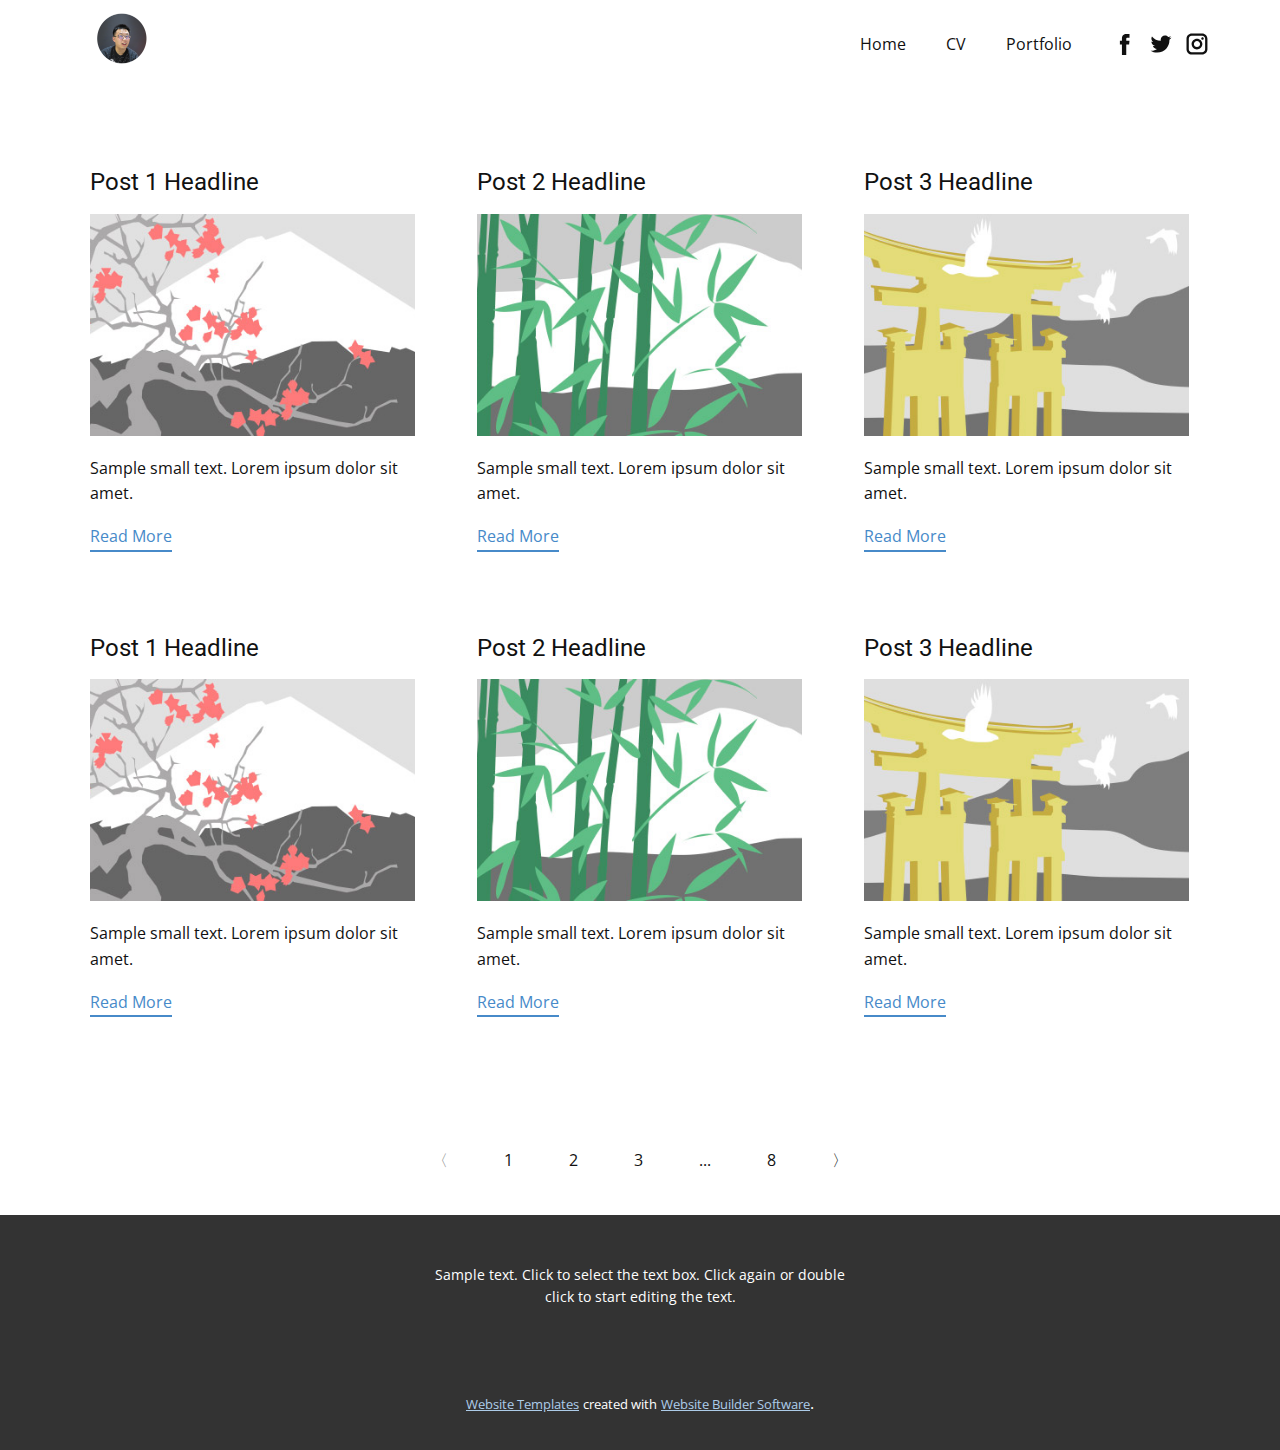
<file: blog/blog.html>
<html style="font-size: 16px;"><head>
    <meta name="viewport" content="width=device-width, initial-scale=1.0">
    <meta charset="utf-8">
    <meta name="keywords" content="">
    <meta name="description" content="">
    <meta name="page_type" content="np-template-header-footer-from-plugin">
    <title>Blog Template</title>
    <link rel="stylesheet" href="../nicepage.css" media="screen">
<link rel="stylesheet" href="../Blog-Template.css" media="screen">
    <script class="u-script" type="text/javascript" src="../jquery.js" defer=""></script>
    <script class="u-script" type="text/javascript" src="../nicepage.js" defer=""></script>
    <meta name="generator" content="Nicepage 3.5.3, nicepage.com">
    <link id="u-theme-google-font" rel="stylesheet" href="https://fonts.googleapis.com/css?family=Roboto:100,100i,300,300i,400,400i,500,500i,700,700i,900,900i|Open+Sans:300,300i,400,400i,600,600i,700,700i,800,800i">
    
    
    
    <script type="application/ld+json">{
		"@context": "http://schema.org",
		"@type": "Organization",
		"name": "",
		"url": "index.html",
		"logo": "images/IMG_2613.png",
		"sameAs": []
}</script>
    <meta property="og:title" content="Blog Template">
    <meta property="og:type" content="website">
    <meta name="theme-color" content="#478ac9">
    <link rel="canonical" href="../index.html">
    <meta property="og:url" content="index.html">
  </head>
  <body class="u-body"><header class="u-align-center-sm u-align-center-xs u-clearfix u-header u-header" id="sec-76ac"><div class="u-clearfix u-sheet u-sheet-1">
        <a href="https://nicepage.com" class="u-image u-logo u-image-1">
          <img src="../images/IMG_2613.png" class="u-logo-image u-logo-image-1" data-image-width="100">
        </a>
        <div class="u-social-icons u-spacing-10 u-social-icons-1">
          <a class="u-social-url" target="_blank" href=""><span class="u-icon u-icon-circle u-social-facebook u-social-type-logo u-icon-1"><svg class="u-svg-link" preserveAspectRatio="xMidYMin slice" viewBox="0 0 112 112" style=""><use xmlns:xlink="http://www.w3.org/1999/xlink" xlink:href="#svg-1a60"></use></svg><svg xmlns="http://www.w3.org/2000/svg" xmlns:xlink="http://www.w3.org/1999/xlink" version="1.1" xml:space="preserve" class="u-svg-content" viewBox="0 0 112 112" x="0px" y="0px" id="svg-1a60"><path d="M75.5,28.8H65.4c-1.5,0-4,0.9-4,4.3v9.4h13.9l-1.5,15.8H61.4v45.1H42.8V58.3h-8.8V42.4h8.8V32.2 c0-7.4,3.4-18.8,18.8-18.8h13.8v15.4H75.5z"></path></svg></span>
          </a>
          <a class="u-social-url" target="_blank" href=""><span class="u-icon u-icon-circle u-social-twitter u-social-type-logo u-icon-2"><svg class="u-svg-link" preserveAspectRatio="xMidYMin slice" viewBox="0 0 112 112" style=""><use xmlns:xlink="http://www.w3.org/1999/xlink" xlink:href="#svg-dd86"></use></svg><svg xmlns="http://www.w3.org/2000/svg" xmlns:xlink="http://www.w3.org/1999/xlink" version="1.1" xml:space="preserve" class="u-svg-content" viewBox="0 0 112 112" x="0px" y="0px" id="svg-dd86"><path d="M92.2,38.2c0,0.8,0,1.6,0,2.3c0,24.3-18.6,52.4-52.6,52.4c-10.6,0.1-20.2-2.9-28.5-8.2 c1.4,0.2,2.9,0.2,4.4,0.2c8.7,0,16.7-2.9,23-7.9c-8.1-0.2-14.9-5.5-17.3-12.8c1.1,0.2,2.4,0.2,3.4,0.2c1.6,0,3.3-0.2,4.8-0.7 c-8.4-1.6-14.9-9.2-14.9-18c0-0.2,0-0.2,0-0.2c2.5,1.4,5.4,2.2,8.4,2.3c-5-3.3-8.3-8.9-8.3-15.4c0-3.4,1-6.5,2.5-9.2 c9.1,11.1,22.7,18.5,38,19.2c-0.2-1.4-0.4-2.8-0.4-4.3c0.1-10,8.3-18.2,18.5-18.2c5.4,0,10.1,2.2,13.5,5.7c4.3-0.8,8.1-2.3,11.7-4.5 c-1.4,4.3-4.3,7.9-8.1,10.1c3.7-0.4,7.3-1.4,10.6-2.9C98.9,32.3,95.7,35.5,92.2,38.2z"></path></svg></span>
          </a>
          <a class="u-social-url" target="_blank" href=""><span class="u-icon u-icon-circle u-social-instagram u-social-type-logo u-icon-3"><svg class="u-svg-link" preserveAspectRatio="xMidYMin slice" viewBox="0 0 112 112" style=""><use xmlns:xlink="http://www.w3.org/1999/xlink" xlink:href="#svg-e136"></use></svg><svg xmlns="http://www.w3.org/2000/svg" xmlns:xlink="http://www.w3.org/1999/xlink" version="1.1" xml:space="preserve" class="u-svg-content" viewBox="0 0 112 112" x="0px" y="0px" id="svg-e136"><path d="M55.9,32.9c-12.8,0-23.2,10.4-23.2,23.2s10.4,23.2,23.2,23.2s23.2-10.4,23.2-23.2S68.7,32.9,55.9,32.9z M55.9,69.4c-7.4,0-13.3-6-13.3-13.3c-0.1-7.4,6-13.3,13.3-13.3s13.3,6,13.3,13.3C69.3,63.5,63.3,69.4,55.9,69.4z"></path><path d="M79.7,26.8c-3,0-5.4,2.5-5.4,5.4s2.5,5.4,5.4,5.4c3,0,5.4-2.5,5.4-5.4S82.7,26.8,79.7,26.8z"></path><path d="M78.2,11H33.5C21,11,10.8,21.3,10.8,33.7v44.7c0,12.6,10.2,22.8,22.7,22.8h44.7c12.6,0,22.7-10.2,22.7-22.7 V33.7C100.8,21.1,90.6,11,78.2,11z M91,78.4c0,7.1-5.8,12.8-12.8,12.8H33.5c-7.1,0-12.8-5.8-12.8-12.8V33.7 c0-7.1,5.8-12.8,12.8-12.8h44.7c7.1,0,12.8,5.8,12.8,12.8V78.4z"></path></svg></span>
          </a>
        </div>
        <nav class="u-align-left u-menu u-menu-dropdown u-offcanvas u-menu-1">
          <div class="menu-collapse" style="font-size: 1rem;">
            <a class="u-button-style u-nav-link" href="#">
              <svg class="u-svg-link" preserveAspectRatio="xMidYMin slice" viewBox="0 0 302 302" style=""><use xmlns:xlink="http://www.w3.org/1999/xlink" xlink:href="#svg-8a8f"></use></svg>
              <svg xmlns="http://www.w3.org/2000/svg" xmlns:xlink="http://www.w3.org/1999/xlink" version="1.1" id="svg-8a8f" x="0px" y="0px" viewBox="0 0 302 302" style="enable-background:new 0 0 302 302;" xml:space="preserve" class="u-svg-content"><g><rect y="36" width="302" height="30"></rect><rect y="236" width="302" height="30"></rect><rect y="136" width="302" height="30"></rect>
</g><g></g><g></g><g></g><g></g><g></g><g></g><g></g><g></g><g></g><g></g><g></g><g></g><g></g><g></g><g></g></svg>
            </a>
          </div>
          <div class="u-custom-menu u-nav-container">
            <ul class="u-nav u-unstyled u-nav-1"><li class="u-nav-item"><a class="u-button-style u-nav-link u-text-active-palette-1-base u-text-hover-palette-2-base" href="../Home.html" style="padding: 10px 20px;">Home</a>
</li><li class="u-nav-item"><a class="u-button-style u-nav-link u-text-active-palette-1-base u-text-hover-palette-2-base" href="../CV.html" style="padding: 10px 20px;">CV</a>
</li><li class="u-nav-item"><a class="u-button-style u-nav-link u-text-active-palette-1-base u-text-hover-palette-2-base" style="padding: 10px 20px;" href="../Page-1.html">Portfolio</a>
</li></ul>
          </div>
          <div class="u-custom-menu u-nav-container-collapse">
            <div class="u-align-center u-black u-container-style u-inner-container-layout u-opacity u-opacity-95 u-sidenav">
              <div class="u-sidenav-overflow">
                <div class="u-menu-close"></div>
                <ul class="u-align-center u-nav u-popupmenu-items u-unstyled u-nav-2"><li class="u-nav-item"><a class="u-button-style u-nav-link" href="../Home.html" style="padding: 10px 20px;">Home</a>
</li><li class="u-nav-item"><a class="u-button-style u-nav-link" href="../CV.html" style="padding: 10px 20px;">CV</a>
</li><li class="u-nav-item"><a class="u-button-style u-nav-link" style="padding: 10px 20px;" href="../Page-1.html">Portfolio</a>
</li></ul>
              </div>
            </div>
            <div class="u-black u-menu-overlay u-opacity u-opacity-70"></div>
          </div>
        </nav>
      </div></header>
    <section class="u-clearfix u-section-1" id="sec-cbff">
      <div class="u-clearfix u-sheet u-valign-middle u-sheet-1"><!--blog--><!--blog_options_json--><!--{"type":"Recent","source":"","tags":"","count":3}--><!--/blog_options_json-->
        <div class="u-blog u-expanded-width u-repeater u-repeater-1"><!--blog_post-->
          <div class="u-blog-post u-container-style u-repeater-item u-white u-repeater-item-1">
            <div class="u-container-layout u-similar-container u-valign-top u-container-layout-1"><!--blog_post_header-->
              <h4 class="u-blog-control u-text u-text-1">
                <a class="u-post-header-link" href="../blog/post.html"><!--blog_post_header_content-->Post 1 Headline<!--/blog_post_header_content--></a>
              </h4><!--/blog_post_header--><!--blog_post_image-->
              <a class="u-post-header-link" href="../blog/post.html"><img alt="" class="u-blog-control u-image u-image-default u-image-1" src="../images/1.jpeg"></a><!--/blog_post_image--><!--blog_post_content-->
              <div class="u-blog-control u-post-content u-text u-text-2 fr-view">Sample small text. Lorem ipsum dolor sit amet.</div><!--/blog_post_content--><!--blog_post_readmore-->
              <a href="../blog/post.html" class="u-blog-control u-border-2 u-border-palette-1-base u-btn u-btn-rectangle u-button-style u-none u-btn-1"><!--blog_post_readmore_content-->Read More<!--/blog_post_readmore_content--></a><!--/blog_post_readmore-->
            </div>
          </div><div class="u-blog-post u-container-style u-repeater-item u-video-cover u-white">
            <div class="u-container-layout u-similar-container u-valign-top u-container-layout-2"><!--blog_post_header-->
              <h4 class="u-blog-control u-text u-text-3">
                <a class="u-post-header-link" href="../blog/post-1.html"><!--blog_post_header_content-->Post 2 Headline<!--/blog_post_header_content--></a>
              </h4><!--/blog_post_header--><!--blog_post_image-->
              <a class="u-post-header-link" href="../blog/post-1.html"><img alt="" class="u-blog-control u-image u-image-default u-image-2" src="../images/2.jpeg"></a><!--/blog_post_image--><!--blog_post_content-->
              <div class="u-blog-control u-post-content u-text u-text-4 fr-view">Sample small text. Lorem ipsum dolor sit amet.</div><!--/blog_post_content--><!--blog_post_readmore-->
              <a href="../blog/post-1.html" class="u-blog-control u-border-2 u-border-palette-1-base u-btn u-btn-rectangle u-button-style u-none u-btn-2"><!--blog_post_readmore_content-->Read More<!--/blog_post_readmore_content--></a><!--/blog_post_readmore-->
            </div>
          </div><div class="u-blog-post u-container-style u-repeater-item u-video-cover u-white">
            <div class="u-container-layout u-similar-container u-valign-top u-container-layout-3"><!--blog_post_header-->
              <h4 class="u-blog-control u-text u-text-5">
                <a class="u-post-header-link" href="../blog/post-2.html"><!--blog_post_header_content-->Post 3 Headline<!--/blog_post_header_content--></a>
              </h4><!--/blog_post_header--><!--blog_post_image-->
              <a class="u-post-header-link" href="../blog/post-2.html"><img alt="" class="u-blog-control u-image u-image-default u-image-3" src="../images/3.jpeg"></a><!--/blog_post_image--><!--blog_post_content-->
              <div class="u-blog-control u-post-content u-text u-text-6 fr-view">Sample small text. Lorem ipsum dolor sit amet.</div><!--/blog_post_content--><!--blog_post_readmore-->
              <a href="../blog/post-2.html" class="u-blog-control u-border-2 u-border-palette-1-base u-btn u-btn-rectangle u-button-style u-none u-btn-3"><!--blog_post_readmore_content-->Read More<!--/blog_post_readmore_content--></a><!--/blog_post_readmore-->
            </div>
          </div><div class="u-blog-post u-container-style u-repeater-item u-white u-repeater-item-1">
            <div class="u-container-layout u-similar-container u-valign-top u-container-layout-1"><!--blog_post_header-->
              <h4 class="u-blog-control u-text u-text-1">
                <a class="u-post-header-link" href="../blog/post-3.html"><!--blog_post_header_content-->Post 1 Headline<!--/blog_post_header_content--></a>
              </h4><!--/blog_post_header--><!--blog_post_image-->
              <a class="u-post-header-link" href="../blog/post-3.html"><img alt="" class="u-blog-control u-image u-image-default u-image-1" src="../images/1.jpeg"></a><!--/blog_post_image--><!--blog_post_content-->
              <div class="u-blog-control u-post-content u-text u-text-2 fr-view">Sample small text. Lorem ipsum dolor sit amet.</div><!--/blog_post_content--><!--blog_post_readmore-->
              <a href="../blog/post-3.html" class="u-blog-control u-border-2 u-border-palette-1-base u-btn u-btn-rectangle u-button-style u-none u-btn-1"><!--blog_post_readmore_content-->Read More<!--/blog_post_readmore_content--></a><!--/blog_post_readmore-->
            </div>
          </div><div class="u-blog-post u-container-style u-repeater-item u-video-cover u-white">
            <div class="u-container-layout u-similar-container u-valign-top u-container-layout-2"><!--blog_post_header-->
              <h4 class="u-blog-control u-text u-text-3">
                <a class="u-post-header-link" href="../blog/post-4.html"><!--blog_post_header_content-->Post 2 Headline<!--/blog_post_header_content--></a>
              </h4><!--/blog_post_header--><!--blog_post_image-->
              <a class="u-post-header-link" href="../blog/post-4.html"><img alt="" class="u-blog-control u-image u-image-default u-image-2" src="../images/2.jpeg"></a><!--/blog_post_image--><!--blog_post_content-->
              <div class="u-blog-control u-post-content u-text u-text-4 fr-view">Sample small text. Lorem ipsum dolor sit amet.</div><!--/blog_post_content--><!--blog_post_readmore-->
              <a href="../blog/post-4.html" class="u-blog-control u-border-2 u-border-palette-1-base u-btn u-btn-rectangle u-button-style u-none u-btn-2"><!--blog_post_readmore_content-->Read More<!--/blog_post_readmore_content--></a><!--/blog_post_readmore-->
            </div>
          </div><div class="u-blog-post u-container-style u-repeater-item u-video-cover u-white">
            <div class="u-container-layout u-similar-container u-valign-top u-container-layout-3"><!--blog_post_header-->
              <h4 class="u-blog-control u-text u-text-5">
                <a class="u-post-header-link" href="../blog/post-5.html"><!--blog_post_header_content-->Post 3 Headline<!--/blog_post_header_content--></a>
              </h4><!--/blog_post_header--><!--blog_post_image-->
              <a class="u-post-header-link" href="../blog/post-5.html"><img alt="" class="u-blog-control u-image u-image-default u-image-3" src="../images/3.jpeg"></a><!--/blog_post_image--><!--blog_post_content-->
              <div class="u-blog-control u-post-content u-text u-text-6 fr-view">Sample small text. Lorem ipsum dolor sit amet.</div><!--/blog_post_content--><!--blog_post_readmore-->
              <a href="../blog/post-5.html" class="u-blog-control u-border-2 u-border-palette-1-base u-btn u-btn-rectangle u-button-style u-none u-btn-3"><!--blog_post_readmore_content-->Read More<!--/blog_post_readmore_content--></a><!--/blog_post_readmore-->
            </div>
          </div><!--/blog_post--><!--blog_post-->
          <!--/blog_post--><!--blog_post-->
          <!--/blog_post-->
        </div><!--/blog-->
      </div>
    </section>
    <section class="u-clearfix u-section-2" id="sec-53c3">
      <div class="u-clearfix u-sheet u-sheet-1">
        <ul class="responsive-style1 u-pagination u-unstyled u-pagination-1">
          <li class="disabled prev u-nav-item u-pagination-item">
            <a class="u-button-style u-nav-link" href="#" style="padding: 16px 28px;">〈</a>
          </li>
          <li class="active u-nav-item u-pagination-item">
            <a class="u-button-style u-nav-link" href="#" style="padding: 16px 28px;">1</a>
          </li>
          <li class="u-nav-item u-pagination-item">
            <a class="u-button-style u-nav-link" href="#" style="padding: 16px 28px;">2</a>
          </li>
          <li class="u-nav-item u-pagination-item">
            <a class="u-button-style u-nav-link" href="#" style="padding: 16px 28px;">3</a>
          </li>
          <li class="u-nav-item u-pagination-item u-pagination-separator">
            <a class="u-button-style u-nav-link" href="#" style="padding: 16px 28px;">...</a>
          </li>
          <li class="u-nav-item u-pagination-item">
            <a class="u-button-style u-nav-link" href="#" style="padding: 16px 28px;">8</a>
          </li>
          <li class="next u-nav-item u-pagination-item">
            <a class="u-button-style u-nav-link" href="#" style="padding: 16px 28px;">〉</a>
          </li>
        </ul>
      </div>
    </section>
    
    
    <footer class="u-align-center u-clearfix u-footer u-grey-80 u-footer" id="sec-1f01"><div class="u-clearfix u-sheet u-sheet-1">
        <p class="u-small-text u-text u-text-variant u-text-1">Sample text. Click to select the text box. Click again or double click to start editing the text.</p>
      </div></footer>
    <section class="u-backlink u-clearfix u-grey-80">
      <a class="u-link" href="https://nicepage.com/website-templates" target="_blank">
        <span>Website Templates</span>
      </a>
      <p class="u-text">
        <span>created with</span>
      </p>
      <a class="u-link" href="https://nicepage.com/" target="_blank">
        <span>Website Builder Software</span>
      </a>. 
    </section>
  
</body></html>
</file>
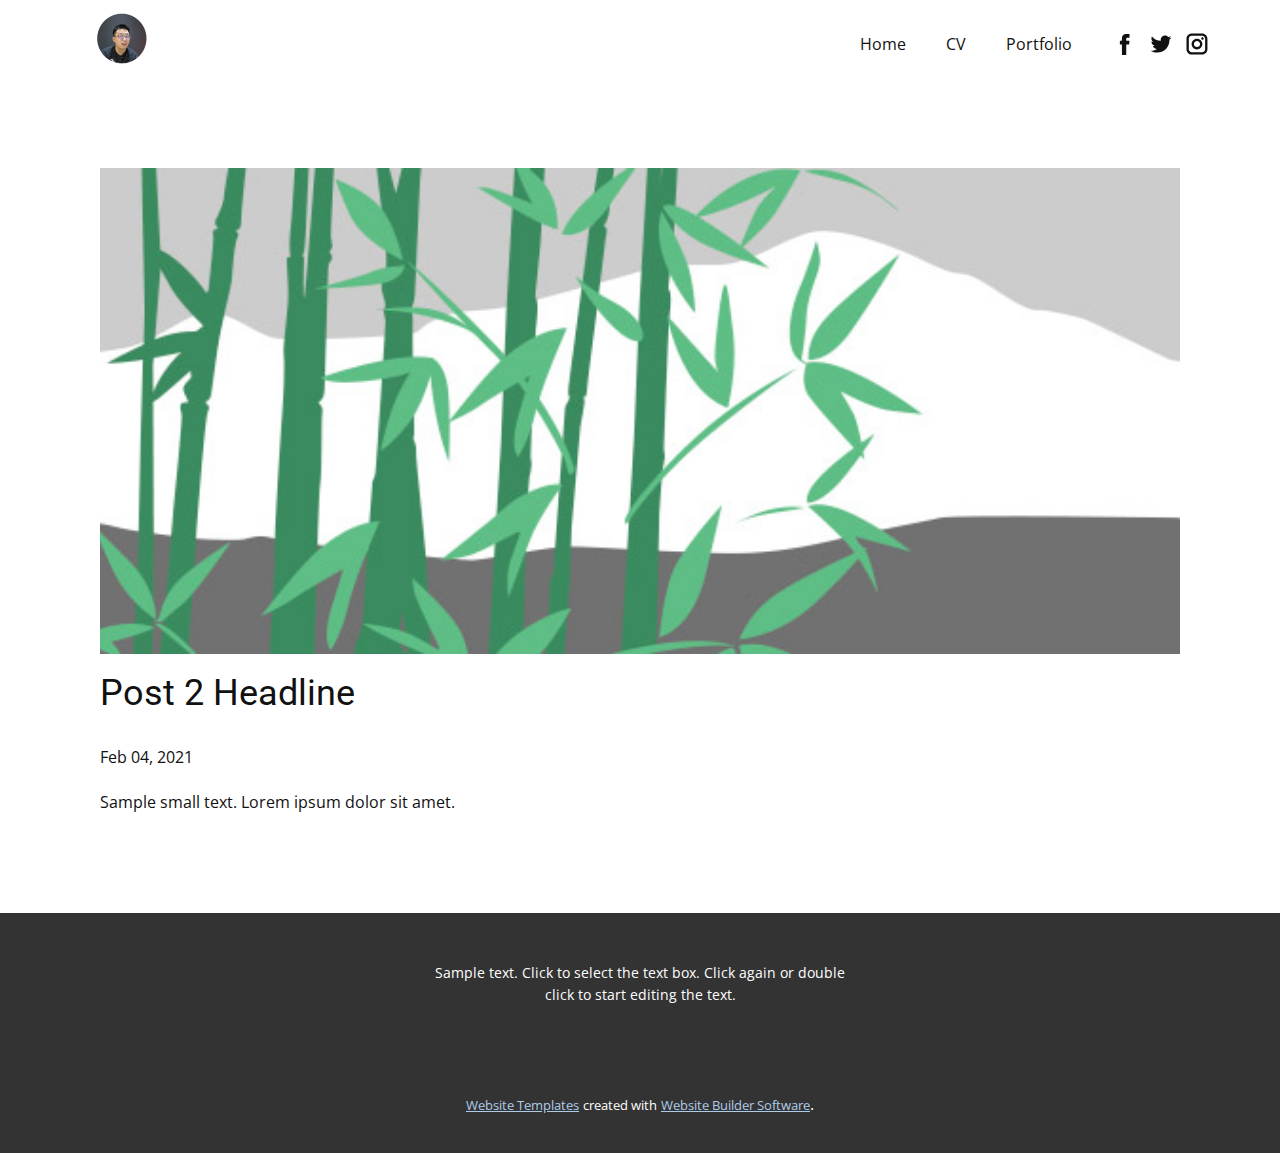
<file: blog/post-1.html>
<!doctype html>
<html style="font-size: 16px;"><head>
    <meta name="viewport" content="width=device-width, initial-scale=1.0">
    <meta charset="utf-8">
    <meta name="keywords" content="Post 1 Headline">
    <meta name="description" content="">
    <meta name="page_type" content="np-template-header-footer-from-plugin">
    <title>Post 2 Headline</title>
    <link rel="stylesheet" href="../nicepage.css" media="screen">
<link rel="stylesheet" href="../Post-Template.css" media="screen">
    <script class="u-script" type="text/javascript" src="../jquery.js" defer=""></script>
    <script class="u-script" type="text/javascript" src="../nicepage.js" defer=""></script>
    <meta name="generator" content="Nicepage 3.5.3, nicepage.com">
    <link id="u-theme-google-font" rel="stylesheet" href="https://fonts.googleapis.com/css?family=Roboto:100,100i,300,300i,400,400i,500,500i,700,700i,900,900i|Open+Sans:300,300i,400,400i,600,600i,700,700i,800,800i">
    
    
    <script type="application/ld+json">{
		"@context": "http://schema.org",
		"@type": "Organization",
		"name": "",
		"url": "index.html",
		"logo": "images/IMG_2613.png",
		"sameAs": []
}</script>
    <meta property="og:title" content="Post Template">
    <meta property="og:type" content="website">
    <meta name="theme-color" content="#478ac9">
    <link rel="canonical" href="../index.html">
    <meta property="og:url" content="index.html">
  </head>
  <body class="u-body"><header class="u-align-center-sm u-align-center-xs u-clearfix u-header u-header" id="sec-76ac"><div class="u-clearfix u-sheet u-sheet-1">
        <a href="https://nicepage.com" class="u-image u-logo u-image-1">
          <img src="../images/IMG_2613.png" class="u-logo-image u-logo-image-1" data-image-width="100">
        </a>
        <div class="u-social-icons u-spacing-10 u-social-icons-1">
          <a class="u-social-url" target="_blank" href=""><span class="u-icon u-icon-circle u-social-facebook u-social-type-logo u-icon-1"><svg class="u-svg-link" preserveAspectRatio="xMidYMin slice" viewBox="0 0 112 112" style=""><use xmlns:xlink="http://www.w3.org/1999/xlink" xlink:href="#svg-1a60"></use></svg><svg xmlns="http://www.w3.org/2000/svg" xmlns:xlink="http://www.w3.org/1999/xlink" version="1.1" xml:space="preserve" class="u-svg-content" viewBox="0 0 112 112" x="0px" y="0px" id="svg-1a60"><path d="M75.5,28.8H65.4c-1.5,0-4,0.9-4,4.3v9.4h13.9l-1.5,15.8H61.4v45.1H42.8V58.3h-8.8V42.4h8.8V32.2 c0-7.4,3.4-18.8,18.8-18.8h13.8v15.4H75.5z"></path></svg></span>
          </a>
          <a class="u-social-url" target="_blank" href=""><span class="u-icon u-icon-circle u-social-twitter u-social-type-logo u-icon-2"><svg class="u-svg-link" preserveAspectRatio="xMidYMin slice" viewBox="0 0 112 112" style=""><use xmlns:xlink="http://www.w3.org/1999/xlink" xlink:href="#svg-dd86"></use></svg><svg xmlns="http://www.w3.org/2000/svg" xmlns:xlink="http://www.w3.org/1999/xlink" version="1.1" xml:space="preserve" class="u-svg-content" viewBox="0 0 112 112" x="0px" y="0px" id="svg-dd86"><path d="M92.2,38.2c0,0.8,0,1.6,0,2.3c0,24.3-18.6,52.4-52.6,52.4c-10.6,0.1-20.2-2.9-28.5-8.2 c1.4,0.2,2.9,0.2,4.4,0.2c8.7,0,16.7-2.9,23-7.9c-8.1-0.2-14.9-5.5-17.3-12.8c1.1,0.2,2.4,0.2,3.4,0.2c1.6,0,3.3-0.2,4.8-0.7 c-8.4-1.6-14.9-9.2-14.9-18c0-0.2,0-0.2,0-0.2c2.5,1.4,5.4,2.2,8.4,2.3c-5-3.3-8.3-8.9-8.3-15.4c0-3.4,1-6.5,2.5-9.2 c9.1,11.1,22.7,18.5,38,19.2c-0.2-1.4-0.4-2.8-0.4-4.3c0.1-10,8.3-18.2,18.5-18.2c5.4,0,10.1,2.2,13.5,5.7c4.3-0.8,8.1-2.3,11.7-4.5 c-1.4,4.3-4.3,7.9-8.1,10.1c3.7-0.4,7.3-1.4,10.6-2.9C98.9,32.3,95.7,35.5,92.2,38.2z"></path></svg></span>
          </a>
          <a class="u-social-url" target="_blank" href=""><span class="u-icon u-icon-circle u-social-instagram u-social-type-logo u-icon-3"><svg class="u-svg-link" preserveAspectRatio="xMidYMin slice" viewBox="0 0 112 112" style=""><use xmlns:xlink="http://www.w3.org/1999/xlink" xlink:href="#svg-e136"></use></svg><svg xmlns="http://www.w3.org/2000/svg" xmlns:xlink="http://www.w3.org/1999/xlink" version="1.1" xml:space="preserve" class="u-svg-content" viewBox="0 0 112 112" x="0px" y="0px" id="svg-e136"><path d="M55.9,32.9c-12.8,0-23.2,10.4-23.2,23.2s10.4,23.2,23.2,23.2s23.2-10.4,23.2-23.2S68.7,32.9,55.9,32.9z M55.9,69.4c-7.4,0-13.3-6-13.3-13.3c-0.1-7.4,6-13.3,13.3-13.3s13.3,6,13.3,13.3C69.3,63.5,63.3,69.4,55.9,69.4z"></path><path d="M79.7,26.8c-3,0-5.4,2.5-5.4,5.4s2.5,5.4,5.4,5.4c3,0,5.4-2.5,5.4-5.4S82.7,26.8,79.7,26.8z"></path><path d="M78.2,11H33.5C21,11,10.8,21.3,10.8,33.7v44.7c0,12.6,10.2,22.8,22.7,22.8h44.7c12.6,0,22.7-10.2,22.7-22.7 V33.7C100.8,21.1,90.6,11,78.2,11z M91,78.4c0,7.1-5.8,12.8-12.8,12.8H33.5c-7.1,0-12.8-5.8-12.8-12.8V33.7 c0-7.1,5.8-12.8,12.8-12.8h44.7c7.1,0,12.8,5.8,12.8,12.8V78.4z"></path></svg></span>
          </a>
        </div>
        <nav class="u-align-left u-menu u-menu-dropdown u-offcanvas u-menu-1">
          <div class="menu-collapse" style="font-size: 1rem;">
            <a class="u-button-style u-nav-link" href="#">
              <svg class="u-svg-link" preserveAspectRatio="xMidYMin slice" viewBox="0 0 302 302" style=""><use xmlns:xlink="http://www.w3.org/1999/xlink" xlink:href="#svg-8a8f"></use></svg>
              <svg xmlns="http://www.w3.org/2000/svg" xmlns:xlink="http://www.w3.org/1999/xlink" version="1.1" id="svg-8a8f" x="0px" y="0px" viewBox="0 0 302 302" style="enable-background:new 0 0 302 302;" xml:space="preserve" class="u-svg-content"><g><rect y="36" width="302" height="30"></rect><rect y="236" width="302" height="30"></rect><rect y="136" width="302" height="30"></rect>
</g><g></g><g></g><g></g><g></g><g></g><g></g><g></g><g></g><g></g><g></g><g></g><g></g><g></g><g></g><g></g></svg>
            </a>
          </div>
          <div class="u-custom-menu u-nav-container">
            <ul class="u-nav u-unstyled u-nav-1"><li class="u-nav-item"><a class="u-button-style u-nav-link u-text-active-palette-1-base u-text-hover-palette-2-base" href="../Home.html" style="padding: 10px 20px;">Home</a>
</li><li class="u-nav-item"><a class="u-button-style u-nav-link u-text-active-palette-1-base u-text-hover-palette-2-base" href="../CV.html" style="padding: 10px 20px;">CV</a>
</li><li class="u-nav-item"><a class="u-button-style u-nav-link u-text-active-palette-1-base u-text-hover-palette-2-base" style="padding: 10px 20px;" href="../Page-1.html">Portfolio</a>
</li></ul>
          </div>
          <div class="u-custom-menu u-nav-container-collapse">
            <div class="u-align-center u-black u-container-style u-inner-container-layout u-opacity u-opacity-95 u-sidenav">
              <div class="u-sidenav-overflow">
                <div class="u-menu-close"></div>
                <ul class="u-align-center u-nav u-popupmenu-items u-unstyled u-nav-2"><li class="u-nav-item"><a class="u-button-style u-nav-link" href="../Home.html" style="padding: 10px 20px;">Home</a>
</li><li class="u-nav-item"><a class="u-button-style u-nav-link" href="../CV.html" style="padding: 10px 20px;">CV</a>
</li><li class="u-nav-item"><a class="u-button-style u-nav-link" style="padding: 10px 20px;" href="../Page-1.html">Portfolio</a>
</li></ul>
              </div>
            </div>
            <div class="u-black u-menu-overlay u-opacity u-opacity-70"></div>
          </div>
        </nav>
      </div></header>
    <section class="u-align-center u-clearfix u-section-1" id="sec-22be">
      <div class="u-clearfix u-sheet u-valign-middle-md u-valign-middle-sm u-valign-middle-xs u-sheet-1"><!--post_details--><!--post_details_options_json--><!--{"source":""}--><!--/post_details_options_json--><!--blog_post-->
        <div class="u-container-style u-expanded-width u-post-details u-post-details-1">
          <div class="u-container-layout u-valign-middle u-container-layout-1"><!--blog_post_image-->
            <img alt="" class="u-blog-control u-expanded-width u-image u-image-default u-image-1" src="../images/2.jpeg"><!--/blog_post_image--><!--blog_post_header-->
            <h2 class="u-blog-control u-text u-text-1">Post 2 Headline</h2><!--/blog_post_header--><!--blog_post_metadata-->
            <div class="u-blog-control u-metadata u-metadata-1"><!--blog_post_metadata_date-->
              <span class="u-meta-date u-meta-icon">Feb 04, 2021</span><!--/blog_post_metadata_date--><!--blog_post_metadata_category-->
              <!--/blog_post_metadata_category--><!--blog_post_metadata_comments-->
              <!--/blog_post_metadata_comments-->
            </div><!--/blog_post_metadata--><!--blog_post_content-->
            <div class="u-align-justify u-blog-control u-post-content u-text u-text-2 fr-view">
  Sample small text. Lorem ipsum dolor sit amet.
  </div><!--/blog_post_content-->
          </div>
        </div><!--/blog_post--><!--/post_details-->
      </div>
    </section>
    
    
    <footer class="u-align-center u-clearfix u-footer u-grey-80 u-footer" id="sec-1f01"><div class="u-clearfix u-sheet u-sheet-1">
        <p class="u-small-text u-text u-text-variant u-text-1">Sample text. Click to select the text box. Click again or double click to start editing the text.</p>
      </div></footer>
    <section class="u-backlink u-clearfix u-grey-80">
      <a class="u-link" href="https://nicepage.com/website-templates" target="_blank">
        <span>Website Templates</span>
      </a>
      <p class="u-text">
        <span>created with</span>
      </p>
      <a class="u-link" href="https://nicepage.com/" target="_blank">
        <span>Website Builder Software</span>
      </a>. 
    </section>
  
</body></html>
</file>
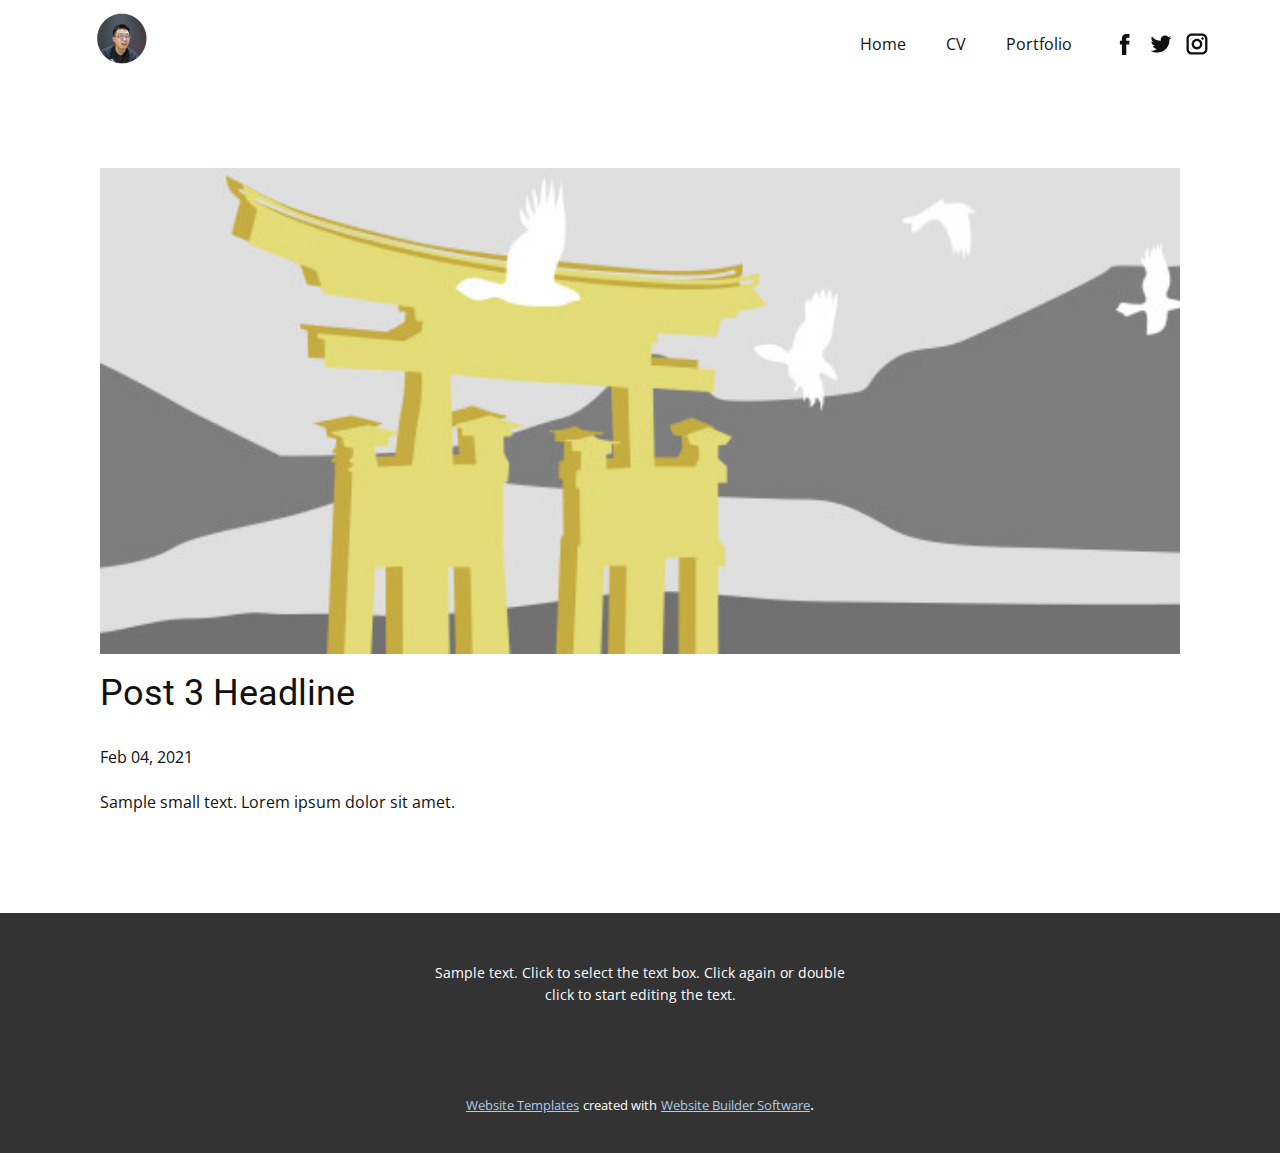
<file: blog/post-2.html>
<!doctype html>
<html style="font-size: 16px;"><head>
    <meta name="viewport" content="width=device-width, initial-scale=1.0">
    <meta charset="utf-8">
    <meta name="keywords" content="Post 1 Headline">
    <meta name="description" content="">
    <meta name="page_type" content="np-template-header-footer-from-plugin">
    <title>Post 3 Headline</title>
    <link rel="stylesheet" href="../nicepage.css" media="screen">
<link rel="stylesheet" href="../Post-Template.css" media="screen">
    <script class="u-script" type="text/javascript" src="../jquery.js" defer=""></script>
    <script class="u-script" type="text/javascript" src="../nicepage.js" defer=""></script>
    <meta name="generator" content="Nicepage 3.5.3, nicepage.com">
    <link id="u-theme-google-font" rel="stylesheet" href="https://fonts.googleapis.com/css?family=Roboto:100,100i,300,300i,400,400i,500,500i,700,700i,900,900i|Open+Sans:300,300i,400,400i,600,600i,700,700i,800,800i">
    
    
    <script type="application/ld+json">{
		"@context": "http://schema.org",
		"@type": "Organization",
		"name": "",
		"url": "index.html",
		"logo": "images/IMG_2613.png",
		"sameAs": []
}</script>
    <meta property="og:title" content="Post Template">
    <meta property="og:type" content="website">
    <meta name="theme-color" content="#478ac9">
    <link rel="canonical" href="../index.html">
    <meta property="og:url" content="index.html">
  </head>
  <body class="u-body"><header class="u-align-center-sm u-align-center-xs u-clearfix u-header u-header" id="sec-76ac"><div class="u-clearfix u-sheet u-sheet-1">
        <a href="https://nicepage.com" class="u-image u-logo u-image-1">
          <img src="../images/IMG_2613.png" class="u-logo-image u-logo-image-1" data-image-width="100">
        </a>
        <div class="u-social-icons u-spacing-10 u-social-icons-1">
          <a class="u-social-url" target="_blank" href=""><span class="u-icon u-icon-circle u-social-facebook u-social-type-logo u-icon-1"><svg class="u-svg-link" preserveAspectRatio="xMidYMin slice" viewBox="0 0 112 112" style=""><use xmlns:xlink="http://www.w3.org/1999/xlink" xlink:href="#svg-1a60"></use></svg><svg xmlns="http://www.w3.org/2000/svg" xmlns:xlink="http://www.w3.org/1999/xlink" version="1.1" xml:space="preserve" class="u-svg-content" viewBox="0 0 112 112" x="0px" y="0px" id="svg-1a60"><path d="M75.5,28.8H65.4c-1.5,0-4,0.9-4,4.3v9.4h13.9l-1.5,15.8H61.4v45.1H42.8V58.3h-8.8V42.4h8.8V32.2 c0-7.4,3.4-18.8,18.8-18.8h13.8v15.4H75.5z"></path></svg></span>
          </a>
          <a class="u-social-url" target="_blank" href=""><span class="u-icon u-icon-circle u-social-twitter u-social-type-logo u-icon-2"><svg class="u-svg-link" preserveAspectRatio="xMidYMin slice" viewBox="0 0 112 112" style=""><use xmlns:xlink="http://www.w3.org/1999/xlink" xlink:href="#svg-dd86"></use></svg><svg xmlns="http://www.w3.org/2000/svg" xmlns:xlink="http://www.w3.org/1999/xlink" version="1.1" xml:space="preserve" class="u-svg-content" viewBox="0 0 112 112" x="0px" y="0px" id="svg-dd86"><path d="M92.2,38.2c0,0.8,0,1.6,0,2.3c0,24.3-18.6,52.4-52.6,52.4c-10.6,0.1-20.2-2.9-28.5-8.2 c1.4,0.2,2.9,0.2,4.4,0.2c8.7,0,16.7-2.9,23-7.9c-8.1-0.2-14.9-5.5-17.3-12.8c1.1,0.2,2.4,0.2,3.4,0.2c1.6,0,3.3-0.2,4.8-0.7 c-8.4-1.6-14.9-9.2-14.9-18c0-0.2,0-0.2,0-0.2c2.5,1.4,5.4,2.2,8.4,2.3c-5-3.3-8.3-8.9-8.3-15.4c0-3.4,1-6.5,2.5-9.2 c9.1,11.1,22.7,18.5,38,19.2c-0.2-1.4-0.4-2.8-0.4-4.3c0.1-10,8.3-18.2,18.5-18.2c5.4,0,10.1,2.2,13.5,5.7c4.3-0.8,8.1-2.3,11.7-4.5 c-1.4,4.3-4.3,7.9-8.1,10.1c3.7-0.4,7.3-1.4,10.6-2.9C98.9,32.3,95.7,35.5,92.2,38.2z"></path></svg></span>
          </a>
          <a class="u-social-url" target="_blank" href=""><span class="u-icon u-icon-circle u-social-instagram u-social-type-logo u-icon-3"><svg class="u-svg-link" preserveAspectRatio="xMidYMin slice" viewBox="0 0 112 112" style=""><use xmlns:xlink="http://www.w3.org/1999/xlink" xlink:href="#svg-e136"></use></svg><svg xmlns="http://www.w3.org/2000/svg" xmlns:xlink="http://www.w3.org/1999/xlink" version="1.1" xml:space="preserve" class="u-svg-content" viewBox="0 0 112 112" x="0px" y="0px" id="svg-e136"><path d="M55.9,32.9c-12.8,0-23.2,10.4-23.2,23.2s10.4,23.2,23.2,23.2s23.2-10.4,23.2-23.2S68.7,32.9,55.9,32.9z M55.9,69.4c-7.4,0-13.3-6-13.3-13.3c-0.1-7.4,6-13.3,13.3-13.3s13.3,6,13.3,13.3C69.3,63.5,63.3,69.4,55.9,69.4z"></path><path d="M79.7,26.8c-3,0-5.4,2.5-5.4,5.4s2.5,5.4,5.4,5.4c3,0,5.4-2.5,5.4-5.4S82.7,26.8,79.7,26.8z"></path><path d="M78.2,11H33.5C21,11,10.8,21.3,10.8,33.7v44.7c0,12.6,10.2,22.8,22.7,22.8h44.7c12.6,0,22.7-10.2,22.7-22.7 V33.7C100.8,21.1,90.6,11,78.2,11z M91,78.4c0,7.1-5.8,12.8-12.8,12.8H33.5c-7.1,0-12.8-5.8-12.8-12.8V33.7 c0-7.1,5.8-12.8,12.8-12.8h44.7c7.1,0,12.8,5.8,12.8,12.8V78.4z"></path></svg></span>
          </a>
        </div>
        <nav class="u-align-left u-menu u-menu-dropdown u-offcanvas u-menu-1">
          <div class="menu-collapse" style="font-size: 1rem;">
            <a class="u-button-style u-nav-link" href="#">
              <svg class="u-svg-link" preserveAspectRatio="xMidYMin slice" viewBox="0 0 302 302" style=""><use xmlns:xlink="http://www.w3.org/1999/xlink" xlink:href="#svg-8a8f"></use></svg>
              <svg xmlns="http://www.w3.org/2000/svg" xmlns:xlink="http://www.w3.org/1999/xlink" version="1.1" id="svg-8a8f" x="0px" y="0px" viewBox="0 0 302 302" style="enable-background:new 0 0 302 302;" xml:space="preserve" class="u-svg-content"><g><rect y="36" width="302" height="30"></rect><rect y="236" width="302" height="30"></rect><rect y="136" width="302" height="30"></rect>
</g><g></g><g></g><g></g><g></g><g></g><g></g><g></g><g></g><g></g><g></g><g></g><g></g><g></g><g></g><g></g></svg>
            </a>
          </div>
          <div class="u-custom-menu u-nav-container">
            <ul class="u-nav u-unstyled u-nav-1"><li class="u-nav-item"><a class="u-button-style u-nav-link u-text-active-palette-1-base u-text-hover-palette-2-base" href="../Home.html" style="padding: 10px 20px;">Home</a>
</li><li class="u-nav-item"><a class="u-button-style u-nav-link u-text-active-palette-1-base u-text-hover-palette-2-base" href="../CV.html" style="padding: 10px 20px;">CV</a>
</li><li class="u-nav-item"><a class="u-button-style u-nav-link u-text-active-palette-1-base u-text-hover-palette-2-base" style="padding: 10px 20px;" href="../Page-1.html">Portfolio</a>
</li></ul>
          </div>
          <div class="u-custom-menu u-nav-container-collapse">
            <div class="u-align-center u-black u-container-style u-inner-container-layout u-opacity u-opacity-95 u-sidenav">
              <div class="u-sidenav-overflow">
                <div class="u-menu-close"></div>
                <ul class="u-align-center u-nav u-popupmenu-items u-unstyled u-nav-2"><li class="u-nav-item"><a class="u-button-style u-nav-link" href="../Home.html" style="padding: 10px 20px;">Home</a>
</li><li class="u-nav-item"><a class="u-button-style u-nav-link" href="../CV.html" style="padding: 10px 20px;">CV</a>
</li><li class="u-nav-item"><a class="u-button-style u-nav-link" style="padding: 10px 20px;" href="../Page-1.html">Portfolio</a>
</li></ul>
              </div>
            </div>
            <div class="u-black u-menu-overlay u-opacity u-opacity-70"></div>
          </div>
        </nav>
      </div></header>
    <section class="u-align-center u-clearfix u-section-1" id="sec-22be">
      <div class="u-clearfix u-sheet u-valign-middle-md u-valign-middle-sm u-valign-middle-xs u-sheet-1"><!--post_details--><!--post_details_options_json--><!--{"source":""}--><!--/post_details_options_json--><!--blog_post-->
        <div class="u-container-style u-expanded-width u-post-details u-post-details-1">
          <div class="u-container-layout u-valign-middle u-container-layout-1"><!--blog_post_image-->
            <img alt="" class="u-blog-control u-expanded-width u-image u-image-default u-image-1" src="../images/3.jpeg"><!--/blog_post_image--><!--blog_post_header-->
            <h2 class="u-blog-control u-text u-text-1">Post 3 Headline</h2><!--/blog_post_header--><!--blog_post_metadata-->
            <div class="u-blog-control u-metadata u-metadata-1"><!--blog_post_metadata_date-->
              <span class="u-meta-date u-meta-icon">Feb 04, 2021</span><!--/blog_post_metadata_date--><!--blog_post_metadata_category-->
              <!--/blog_post_metadata_category--><!--blog_post_metadata_comments-->
              <!--/blog_post_metadata_comments-->
            </div><!--/blog_post_metadata--><!--blog_post_content-->
            <div class="u-align-justify u-blog-control u-post-content u-text u-text-2 fr-view">
  Sample small text. Lorem ipsum dolor sit amet.
  </div><!--/blog_post_content-->
          </div>
        </div><!--/blog_post--><!--/post_details-->
      </div>
    </section>
    
    
    <footer class="u-align-center u-clearfix u-footer u-grey-80 u-footer" id="sec-1f01"><div class="u-clearfix u-sheet u-sheet-1">
        <p class="u-small-text u-text u-text-variant u-text-1">Sample text. Click to select the text box. Click again or double click to start editing the text.</p>
      </div></footer>
    <section class="u-backlink u-clearfix u-grey-80">
      <a class="u-link" href="https://nicepage.com/website-templates" target="_blank">
        <span>Website Templates</span>
      </a>
      <p class="u-text">
        <span>created with</span>
      </p>
      <a class="u-link" href="https://nicepage.com/" target="_blank">
        <span>Website Builder Software</span>
      </a>. 
    </section>
  
</body></html>
</file>
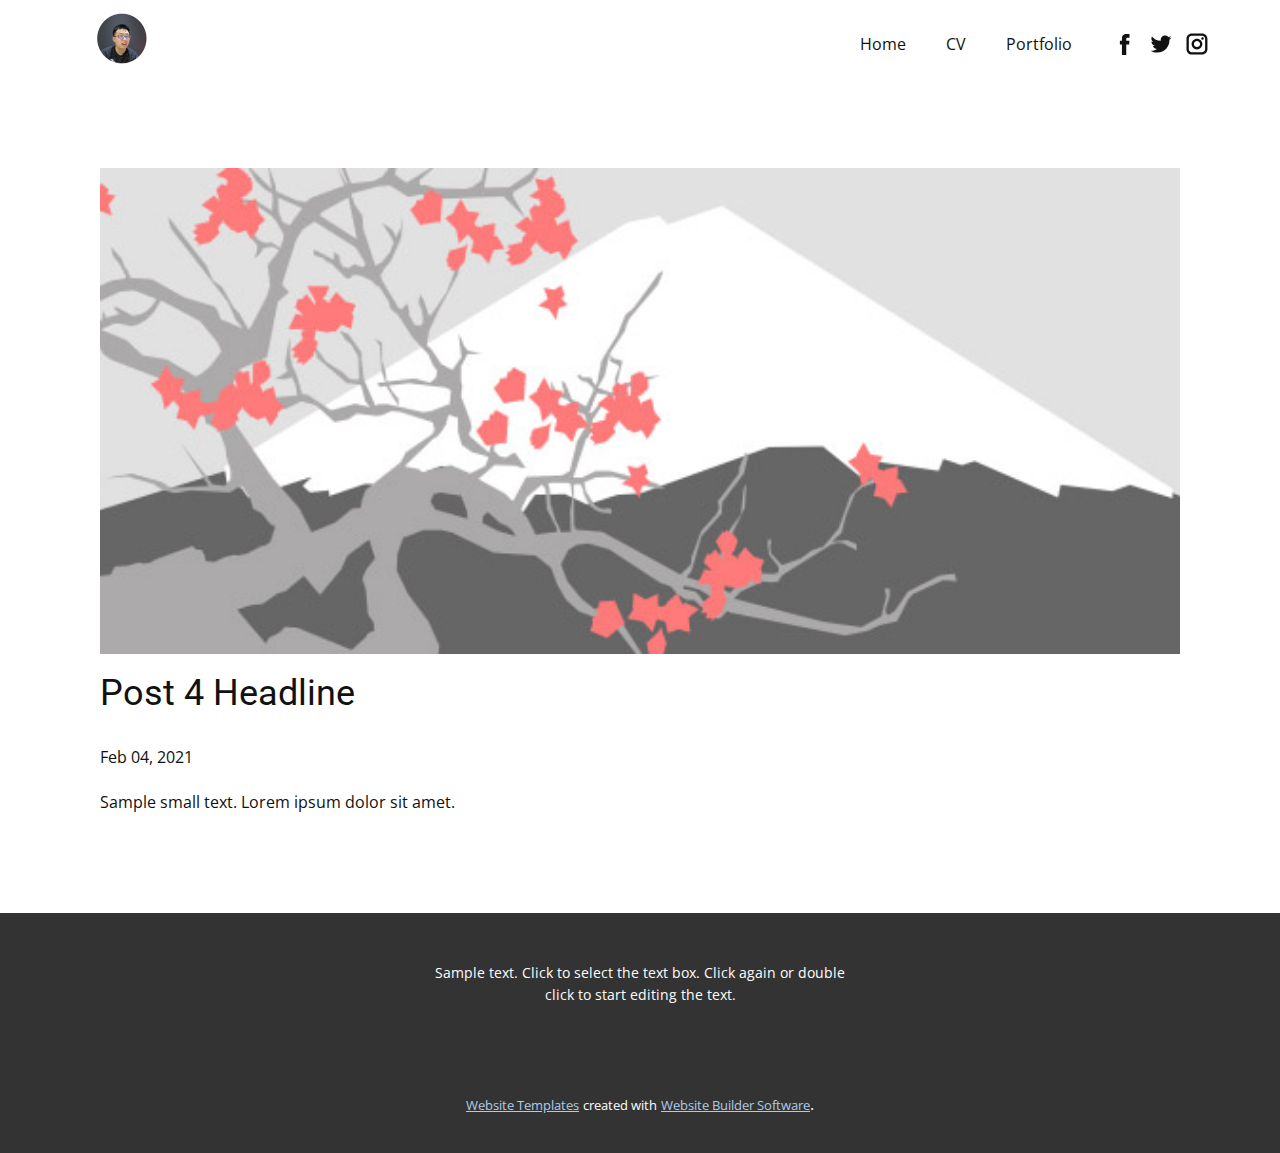
<file: blog/post-3.html>
<!doctype html>
<html style="font-size: 16px;"><head>
    <meta name="viewport" content="width=device-width, initial-scale=1.0">
    <meta charset="utf-8">
    <meta name="keywords" content="Post 1 Headline">
    <meta name="description" content="">
    <meta name="page_type" content="np-template-header-footer-from-plugin">
    <title>Post 4 Headline</title>
    <link rel="stylesheet" href="../nicepage.css" media="screen">
<link rel="stylesheet" href="../Post-Template.css" media="screen">
    <script class="u-script" type="text/javascript" src="../jquery.js" defer=""></script>
    <script class="u-script" type="text/javascript" src="../nicepage.js" defer=""></script>
    <meta name="generator" content="Nicepage 3.5.3, nicepage.com">
    <link id="u-theme-google-font" rel="stylesheet" href="https://fonts.googleapis.com/css?family=Roboto:100,100i,300,300i,400,400i,500,500i,700,700i,900,900i|Open+Sans:300,300i,400,400i,600,600i,700,700i,800,800i">
    
    
    <script type="application/ld+json">{
		"@context": "http://schema.org",
		"@type": "Organization",
		"name": "",
		"url": "index.html",
		"logo": "images/IMG_2613.png",
		"sameAs": []
}</script>
    <meta property="og:title" content="Post Template">
    <meta property="og:type" content="website">
    <meta name="theme-color" content="#478ac9">
    <link rel="canonical" href="../index.html">
    <meta property="og:url" content="index.html">
  </head>
  <body class="u-body"><header class="u-align-center-sm u-align-center-xs u-clearfix u-header u-header" id="sec-76ac"><div class="u-clearfix u-sheet u-sheet-1">
        <a href="https://nicepage.com" class="u-image u-logo u-image-1">
          <img src="../images/IMG_2613.png" class="u-logo-image u-logo-image-1" data-image-width="100">
        </a>
        <div class="u-social-icons u-spacing-10 u-social-icons-1">
          <a class="u-social-url" target="_blank" href=""><span class="u-icon u-icon-circle u-social-facebook u-social-type-logo u-icon-1"><svg class="u-svg-link" preserveAspectRatio="xMidYMin slice" viewBox="0 0 112 112" style=""><use xmlns:xlink="http://www.w3.org/1999/xlink" xlink:href="#svg-1a60"></use></svg><svg xmlns="http://www.w3.org/2000/svg" xmlns:xlink="http://www.w3.org/1999/xlink" version="1.1" xml:space="preserve" class="u-svg-content" viewBox="0 0 112 112" x="0px" y="0px" id="svg-1a60"><path d="M75.5,28.8H65.4c-1.5,0-4,0.9-4,4.3v9.4h13.9l-1.5,15.8H61.4v45.1H42.8V58.3h-8.8V42.4h8.8V32.2 c0-7.4,3.4-18.8,18.8-18.8h13.8v15.4H75.5z"></path></svg></span>
          </a>
          <a class="u-social-url" target="_blank" href=""><span class="u-icon u-icon-circle u-social-twitter u-social-type-logo u-icon-2"><svg class="u-svg-link" preserveAspectRatio="xMidYMin slice" viewBox="0 0 112 112" style=""><use xmlns:xlink="http://www.w3.org/1999/xlink" xlink:href="#svg-dd86"></use></svg><svg xmlns="http://www.w3.org/2000/svg" xmlns:xlink="http://www.w3.org/1999/xlink" version="1.1" xml:space="preserve" class="u-svg-content" viewBox="0 0 112 112" x="0px" y="0px" id="svg-dd86"><path d="M92.2,38.2c0,0.8,0,1.6,0,2.3c0,24.3-18.6,52.4-52.6,52.4c-10.6,0.1-20.2-2.9-28.5-8.2 c1.4,0.2,2.9,0.2,4.4,0.2c8.7,0,16.7-2.9,23-7.9c-8.1-0.2-14.9-5.5-17.3-12.8c1.1,0.2,2.4,0.2,3.4,0.2c1.6,0,3.3-0.2,4.8-0.7 c-8.4-1.6-14.9-9.2-14.9-18c0-0.2,0-0.2,0-0.2c2.5,1.4,5.4,2.2,8.4,2.3c-5-3.3-8.3-8.9-8.3-15.4c0-3.4,1-6.5,2.5-9.2 c9.1,11.1,22.7,18.5,38,19.2c-0.2-1.4-0.4-2.8-0.4-4.3c0.1-10,8.3-18.2,18.5-18.2c5.4,0,10.1,2.2,13.5,5.7c4.3-0.8,8.1-2.3,11.7-4.5 c-1.4,4.3-4.3,7.9-8.1,10.1c3.7-0.4,7.3-1.4,10.6-2.9C98.9,32.3,95.7,35.5,92.2,38.2z"></path></svg></span>
          </a>
          <a class="u-social-url" target="_blank" href=""><span class="u-icon u-icon-circle u-social-instagram u-social-type-logo u-icon-3"><svg class="u-svg-link" preserveAspectRatio="xMidYMin slice" viewBox="0 0 112 112" style=""><use xmlns:xlink="http://www.w3.org/1999/xlink" xlink:href="#svg-e136"></use></svg><svg xmlns="http://www.w3.org/2000/svg" xmlns:xlink="http://www.w3.org/1999/xlink" version="1.1" xml:space="preserve" class="u-svg-content" viewBox="0 0 112 112" x="0px" y="0px" id="svg-e136"><path d="M55.9,32.9c-12.8,0-23.2,10.4-23.2,23.2s10.4,23.2,23.2,23.2s23.2-10.4,23.2-23.2S68.7,32.9,55.9,32.9z M55.9,69.4c-7.4,0-13.3-6-13.3-13.3c-0.1-7.4,6-13.3,13.3-13.3s13.3,6,13.3,13.3C69.3,63.5,63.3,69.4,55.9,69.4z"></path><path d="M79.7,26.8c-3,0-5.4,2.5-5.4,5.4s2.5,5.4,5.4,5.4c3,0,5.4-2.5,5.4-5.4S82.7,26.8,79.7,26.8z"></path><path d="M78.2,11H33.5C21,11,10.8,21.3,10.8,33.7v44.7c0,12.6,10.2,22.8,22.7,22.8h44.7c12.6,0,22.7-10.2,22.7-22.7 V33.7C100.8,21.1,90.6,11,78.2,11z M91,78.4c0,7.1-5.8,12.8-12.8,12.8H33.5c-7.1,0-12.8-5.8-12.8-12.8V33.7 c0-7.1,5.8-12.8,12.8-12.8h44.7c7.1,0,12.8,5.8,12.8,12.8V78.4z"></path></svg></span>
          </a>
        </div>
        <nav class="u-align-left u-menu u-menu-dropdown u-offcanvas u-menu-1">
          <div class="menu-collapse" style="font-size: 1rem;">
            <a class="u-button-style u-nav-link" href="#">
              <svg class="u-svg-link" preserveAspectRatio="xMidYMin slice" viewBox="0 0 302 302" style=""><use xmlns:xlink="http://www.w3.org/1999/xlink" xlink:href="#svg-8a8f"></use></svg>
              <svg xmlns="http://www.w3.org/2000/svg" xmlns:xlink="http://www.w3.org/1999/xlink" version="1.1" id="svg-8a8f" x="0px" y="0px" viewBox="0 0 302 302" style="enable-background:new 0 0 302 302;" xml:space="preserve" class="u-svg-content"><g><rect y="36" width="302" height="30"></rect><rect y="236" width="302" height="30"></rect><rect y="136" width="302" height="30"></rect>
</g><g></g><g></g><g></g><g></g><g></g><g></g><g></g><g></g><g></g><g></g><g></g><g></g><g></g><g></g><g></g></svg>
            </a>
          </div>
          <div class="u-custom-menu u-nav-container">
            <ul class="u-nav u-unstyled u-nav-1"><li class="u-nav-item"><a class="u-button-style u-nav-link u-text-active-palette-1-base u-text-hover-palette-2-base" href="../Home.html" style="padding: 10px 20px;">Home</a>
</li><li class="u-nav-item"><a class="u-button-style u-nav-link u-text-active-palette-1-base u-text-hover-palette-2-base" href="../CV.html" style="padding: 10px 20px;">CV</a>
</li><li class="u-nav-item"><a class="u-button-style u-nav-link u-text-active-palette-1-base u-text-hover-palette-2-base" style="padding: 10px 20px;" href="../Page-1.html">Portfolio</a>
</li></ul>
          </div>
          <div class="u-custom-menu u-nav-container-collapse">
            <div class="u-align-center u-black u-container-style u-inner-container-layout u-opacity u-opacity-95 u-sidenav">
              <div class="u-sidenav-overflow">
                <div class="u-menu-close"></div>
                <ul class="u-align-center u-nav u-popupmenu-items u-unstyled u-nav-2"><li class="u-nav-item"><a class="u-button-style u-nav-link" href="../Home.html" style="padding: 10px 20px;">Home</a>
</li><li class="u-nav-item"><a class="u-button-style u-nav-link" href="../CV.html" style="padding: 10px 20px;">CV</a>
</li><li class="u-nav-item"><a class="u-button-style u-nav-link" style="padding: 10px 20px;" href="../Page-1.html">Portfolio</a>
</li></ul>
              </div>
            </div>
            <div class="u-black u-menu-overlay u-opacity u-opacity-70"></div>
          </div>
        </nav>
      </div></header>
    <section class="u-align-center u-clearfix u-section-1" id="sec-22be">
      <div class="u-clearfix u-sheet u-valign-middle-md u-valign-middle-sm u-valign-middle-xs u-sheet-1"><!--post_details--><!--post_details_options_json--><!--{"source":""}--><!--/post_details_options_json--><!--blog_post-->
        <div class="u-container-style u-expanded-width u-post-details u-post-details-1">
          <div class="u-container-layout u-valign-middle u-container-layout-1"><!--blog_post_image-->
            <img alt="" class="u-blog-control u-expanded-width u-image u-image-default u-image-1" src="../images/1.jpeg"><!--/blog_post_image--><!--blog_post_header-->
            <h2 class="u-blog-control u-text u-text-1">Post 4 Headline</h2><!--/blog_post_header--><!--blog_post_metadata-->
            <div class="u-blog-control u-metadata u-metadata-1"><!--blog_post_metadata_date-->
              <span class="u-meta-date u-meta-icon">Feb 04, 2021</span><!--/blog_post_metadata_date--><!--blog_post_metadata_category-->
              <!--/blog_post_metadata_category--><!--blog_post_metadata_comments-->
              <!--/blog_post_metadata_comments-->
            </div><!--/blog_post_metadata--><!--blog_post_content-->
            <div class="u-align-justify u-blog-control u-post-content u-text u-text-2 fr-view">
  Sample small text. Lorem ipsum dolor sit amet.
  </div><!--/blog_post_content-->
          </div>
        </div><!--/blog_post--><!--/post_details-->
      </div>
    </section>
    
    
    <footer class="u-align-center u-clearfix u-footer u-grey-80 u-footer" id="sec-1f01"><div class="u-clearfix u-sheet u-sheet-1">
        <p class="u-small-text u-text u-text-variant u-text-1">Sample text. Click to select the text box. Click again or double click to start editing the text.</p>
      </div></footer>
    <section class="u-backlink u-clearfix u-grey-80">
      <a class="u-link" href="https://nicepage.com/website-templates" target="_blank">
        <span>Website Templates</span>
      </a>
      <p class="u-text">
        <span>created with</span>
      </p>
      <a class="u-link" href="https://nicepage.com/" target="_blank">
        <span>Website Builder Software</span>
      </a>. 
    </section>
  
</body></html>
</file>
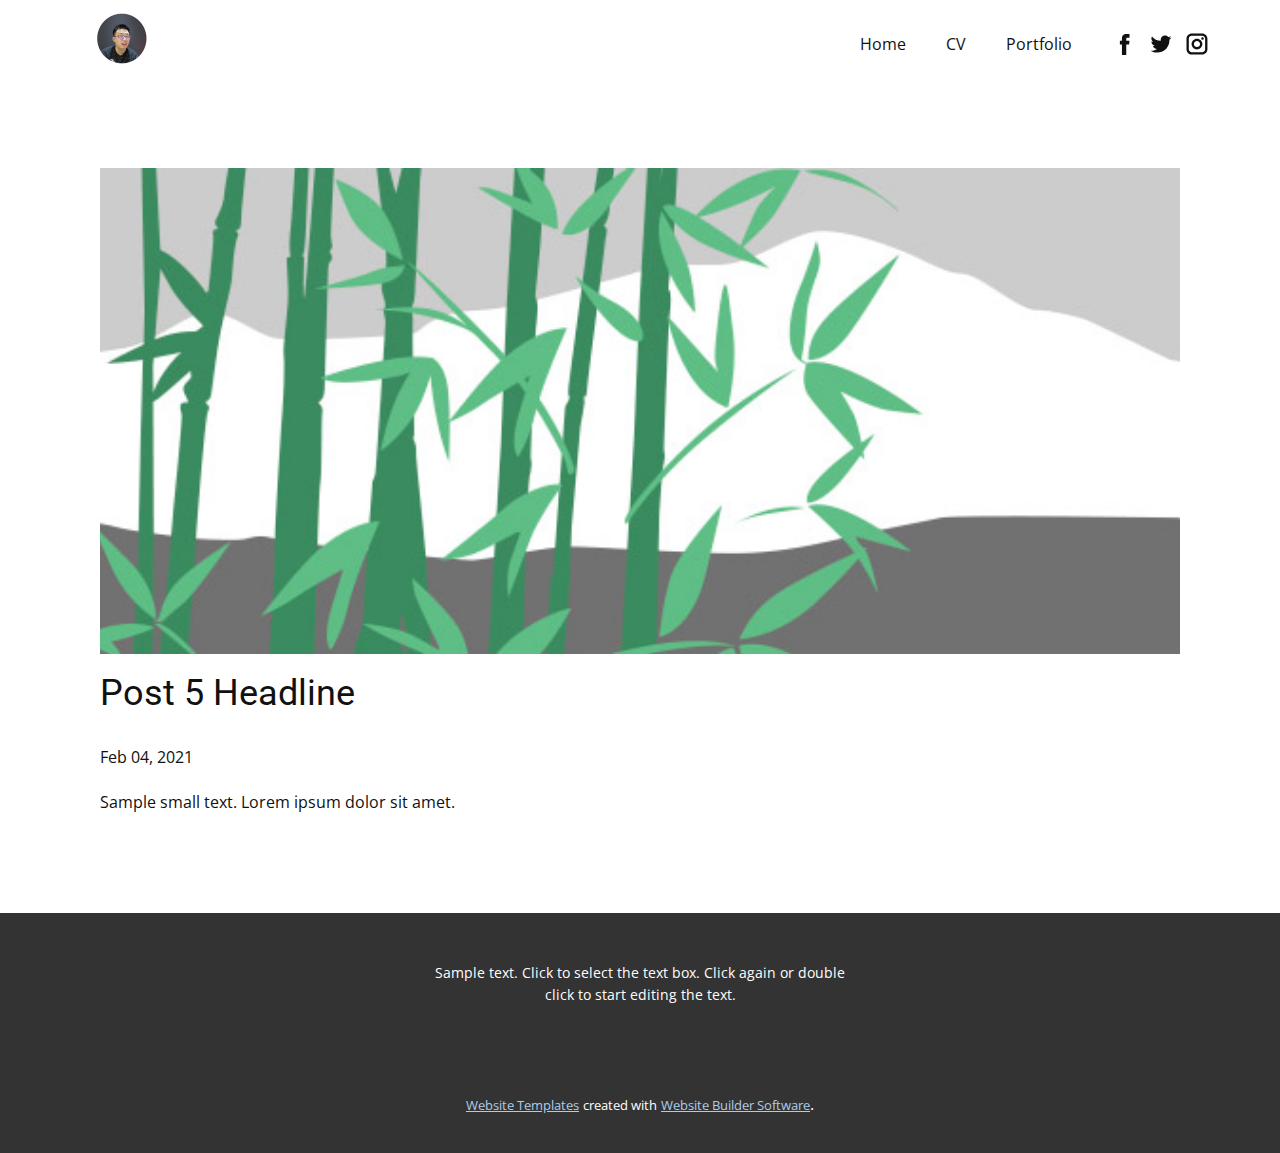
<file: blog/post-4.html>
<!doctype html>
<html style="font-size: 16px;"><head>
    <meta name="viewport" content="width=device-width, initial-scale=1.0">
    <meta charset="utf-8">
    <meta name="keywords" content="Post 1 Headline">
    <meta name="description" content="">
    <meta name="page_type" content="np-template-header-footer-from-plugin">
    <title>Post 5 Headline</title>
    <link rel="stylesheet" href="../nicepage.css" media="screen">
<link rel="stylesheet" href="../Post-Template.css" media="screen">
    <script class="u-script" type="text/javascript" src="../jquery.js" defer=""></script>
    <script class="u-script" type="text/javascript" src="../nicepage.js" defer=""></script>
    <meta name="generator" content="Nicepage 3.5.3, nicepage.com">
    <link id="u-theme-google-font" rel="stylesheet" href="https://fonts.googleapis.com/css?family=Roboto:100,100i,300,300i,400,400i,500,500i,700,700i,900,900i|Open+Sans:300,300i,400,400i,600,600i,700,700i,800,800i">
    
    
    <script type="application/ld+json">{
		"@context": "http://schema.org",
		"@type": "Organization",
		"name": "",
		"url": "index.html",
		"logo": "images/IMG_2613.png",
		"sameAs": []
}</script>
    <meta property="og:title" content="Post Template">
    <meta property="og:type" content="website">
    <meta name="theme-color" content="#478ac9">
    <link rel="canonical" href="../index.html">
    <meta property="og:url" content="index.html">
  </head>
  <body class="u-body"><header class="u-align-center-sm u-align-center-xs u-clearfix u-header u-header" id="sec-76ac"><div class="u-clearfix u-sheet u-sheet-1">
        <a href="https://nicepage.com" class="u-image u-logo u-image-1">
          <img src="../images/IMG_2613.png" class="u-logo-image u-logo-image-1" data-image-width="100">
        </a>
        <div class="u-social-icons u-spacing-10 u-social-icons-1">
          <a class="u-social-url" target="_blank" href=""><span class="u-icon u-icon-circle u-social-facebook u-social-type-logo u-icon-1"><svg class="u-svg-link" preserveAspectRatio="xMidYMin slice" viewBox="0 0 112 112" style=""><use xmlns:xlink="http://www.w3.org/1999/xlink" xlink:href="#svg-1a60"></use></svg><svg xmlns="http://www.w3.org/2000/svg" xmlns:xlink="http://www.w3.org/1999/xlink" version="1.1" xml:space="preserve" class="u-svg-content" viewBox="0 0 112 112" x="0px" y="0px" id="svg-1a60"><path d="M75.5,28.8H65.4c-1.5,0-4,0.9-4,4.3v9.4h13.9l-1.5,15.8H61.4v45.1H42.8V58.3h-8.8V42.4h8.8V32.2 c0-7.4,3.4-18.8,18.8-18.8h13.8v15.4H75.5z"></path></svg></span>
          </a>
          <a class="u-social-url" target="_blank" href=""><span class="u-icon u-icon-circle u-social-twitter u-social-type-logo u-icon-2"><svg class="u-svg-link" preserveAspectRatio="xMidYMin slice" viewBox="0 0 112 112" style=""><use xmlns:xlink="http://www.w3.org/1999/xlink" xlink:href="#svg-dd86"></use></svg><svg xmlns="http://www.w3.org/2000/svg" xmlns:xlink="http://www.w3.org/1999/xlink" version="1.1" xml:space="preserve" class="u-svg-content" viewBox="0 0 112 112" x="0px" y="0px" id="svg-dd86"><path d="M92.2,38.2c0,0.8,0,1.6,0,2.3c0,24.3-18.6,52.4-52.6,52.4c-10.6,0.1-20.2-2.9-28.5-8.2 c1.4,0.2,2.9,0.2,4.4,0.2c8.7,0,16.7-2.9,23-7.9c-8.1-0.2-14.9-5.5-17.3-12.8c1.1,0.2,2.4,0.2,3.4,0.2c1.6,0,3.3-0.2,4.8-0.7 c-8.4-1.6-14.9-9.2-14.9-18c0-0.2,0-0.2,0-0.2c2.5,1.4,5.4,2.2,8.4,2.3c-5-3.3-8.3-8.9-8.3-15.4c0-3.4,1-6.5,2.5-9.2 c9.1,11.1,22.7,18.5,38,19.2c-0.2-1.4-0.4-2.8-0.4-4.3c0.1-10,8.3-18.2,18.5-18.2c5.4,0,10.1,2.2,13.5,5.7c4.3-0.8,8.1-2.3,11.7-4.5 c-1.4,4.3-4.3,7.9-8.1,10.1c3.7-0.4,7.3-1.4,10.6-2.9C98.9,32.3,95.7,35.5,92.2,38.2z"></path></svg></span>
          </a>
          <a class="u-social-url" target="_blank" href=""><span class="u-icon u-icon-circle u-social-instagram u-social-type-logo u-icon-3"><svg class="u-svg-link" preserveAspectRatio="xMidYMin slice" viewBox="0 0 112 112" style=""><use xmlns:xlink="http://www.w3.org/1999/xlink" xlink:href="#svg-e136"></use></svg><svg xmlns="http://www.w3.org/2000/svg" xmlns:xlink="http://www.w3.org/1999/xlink" version="1.1" xml:space="preserve" class="u-svg-content" viewBox="0 0 112 112" x="0px" y="0px" id="svg-e136"><path d="M55.9,32.9c-12.8,0-23.2,10.4-23.2,23.2s10.4,23.2,23.2,23.2s23.2-10.4,23.2-23.2S68.7,32.9,55.9,32.9z M55.9,69.4c-7.4,0-13.3-6-13.3-13.3c-0.1-7.4,6-13.3,13.3-13.3s13.3,6,13.3,13.3C69.3,63.5,63.3,69.4,55.9,69.4z"></path><path d="M79.7,26.8c-3,0-5.4,2.5-5.4,5.4s2.5,5.4,5.4,5.4c3,0,5.4-2.5,5.4-5.4S82.7,26.8,79.7,26.8z"></path><path d="M78.2,11H33.5C21,11,10.8,21.3,10.8,33.7v44.7c0,12.6,10.2,22.8,22.7,22.8h44.7c12.6,0,22.7-10.2,22.7-22.7 V33.7C100.8,21.1,90.6,11,78.2,11z M91,78.4c0,7.1-5.8,12.8-12.8,12.8H33.5c-7.1,0-12.8-5.8-12.8-12.8V33.7 c0-7.1,5.8-12.8,12.8-12.8h44.7c7.1,0,12.8,5.8,12.8,12.8V78.4z"></path></svg></span>
          </a>
        </div>
        <nav class="u-align-left u-menu u-menu-dropdown u-offcanvas u-menu-1">
          <div class="menu-collapse" style="font-size: 1rem;">
            <a class="u-button-style u-nav-link" href="#">
              <svg class="u-svg-link" preserveAspectRatio="xMidYMin slice" viewBox="0 0 302 302" style=""><use xmlns:xlink="http://www.w3.org/1999/xlink" xlink:href="#svg-8a8f"></use></svg>
              <svg xmlns="http://www.w3.org/2000/svg" xmlns:xlink="http://www.w3.org/1999/xlink" version="1.1" id="svg-8a8f" x="0px" y="0px" viewBox="0 0 302 302" style="enable-background:new 0 0 302 302;" xml:space="preserve" class="u-svg-content"><g><rect y="36" width="302" height="30"></rect><rect y="236" width="302" height="30"></rect><rect y="136" width="302" height="30"></rect>
</g><g></g><g></g><g></g><g></g><g></g><g></g><g></g><g></g><g></g><g></g><g></g><g></g><g></g><g></g><g></g></svg>
            </a>
          </div>
          <div class="u-custom-menu u-nav-container">
            <ul class="u-nav u-unstyled u-nav-1"><li class="u-nav-item"><a class="u-button-style u-nav-link u-text-active-palette-1-base u-text-hover-palette-2-base" href="../Home.html" style="padding: 10px 20px;">Home</a>
</li><li class="u-nav-item"><a class="u-button-style u-nav-link u-text-active-palette-1-base u-text-hover-palette-2-base" href="../CV.html" style="padding: 10px 20px;">CV</a>
</li><li class="u-nav-item"><a class="u-button-style u-nav-link u-text-active-palette-1-base u-text-hover-palette-2-base" style="padding: 10px 20px;" href="../Page-1.html">Portfolio</a>
</li></ul>
          </div>
          <div class="u-custom-menu u-nav-container-collapse">
            <div class="u-align-center u-black u-container-style u-inner-container-layout u-opacity u-opacity-95 u-sidenav">
              <div class="u-sidenav-overflow">
                <div class="u-menu-close"></div>
                <ul class="u-align-center u-nav u-popupmenu-items u-unstyled u-nav-2"><li class="u-nav-item"><a class="u-button-style u-nav-link" href="../Home.html" style="padding: 10px 20px;">Home</a>
</li><li class="u-nav-item"><a class="u-button-style u-nav-link" href="../CV.html" style="padding: 10px 20px;">CV</a>
</li><li class="u-nav-item"><a class="u-button-style u-nav-link" style="padding: 10px 20px;" href="../Page-1.html">Portfolio</a>
</li></ul>
              </div>
            </div>
            <div class="u-black u-menu-overlay u-opacity u-opacity-70"></div>
          </div>
        </nav>
      </div></header>
    <section class="u-align-center u-clearfix u-section-1" id="sec-22be">
      <div class="u-clearfix u-sheet u-valign-middle-md u-valign-middle-sm u-valign-middle-xs u-sheet-1"><!--post_details--><!--post_details_options_json--><!--{"source":""}--><!--/post_details_options_json--><!--blog_post-->
        <div class="u-container-style u-expanded-width u-post-details u-post-details-1">
          <div class="u-container-layout u-valign-middle u-container-layout-1"><!--blog_post_image-->
            <img alt="" class="u-blog-control u-expanded-width u-image u-image-default u-image-1" src="../images/2.jpeg"><!--/blog_post_image--><!--blog_post_header-->
            <h2 class="u-blog-control u-text u-text-1">Post 5 Headline</h2><!--/blog_post_header--><!--blog_post_metadata-->
            <div class="u-blog-control u-metadata u-metadata-1"><!--blog_post_metadata_date-->
              <span class="u-meta-date u-meta-icon">Feb 04, 2021</span><!--/blog_post_metadata_date--><!--blog_post_metadata_category-->
              <!--/blog_post_metadata_category--><!--blog_post_metadata_comments-->
              <!--/blog_post_metadata_comments-->
            </div><!--/blog_post_metadata--><!--blog_post_content-->
            <div class="u-align-justify u-blog-control u-post-content u-text u-text-2 fr-view">
  Sample small text. Lorem ipsum dolor sit amet.
  </div><!--/blog_post_content-->
          </div>
        </div><!--/blog_post--><!--/post_details-->
      </div>
    </section>
    
    
    <footer class="u-align-center u-clearfix u-footer u-grey-80 u-footer" id="sec-1f01"><div class="u-clearfix u-sheet u-sheet-1">
        <p class="u-small-text u-text u-text-variant u-text-1">Sample text. Click to select the text box. Click again or double click to start editing the text.</p>
      </div></footer>
    <section class="u-backlink u-clearfix u-grey-80">
      <a class="u-link" href="https://nicepage.com/website-templates" target="_blank">
        <span>Website Templates</span>
      </a>
      <p class="u-text">
        <span>created with</span>
      </p>
      <a class="u-link" href="https://nicepage.com/" target="_blank">
        <span>Website Builder Software</span>
      </a>. 
    </section>
  
</body></html>
</file>
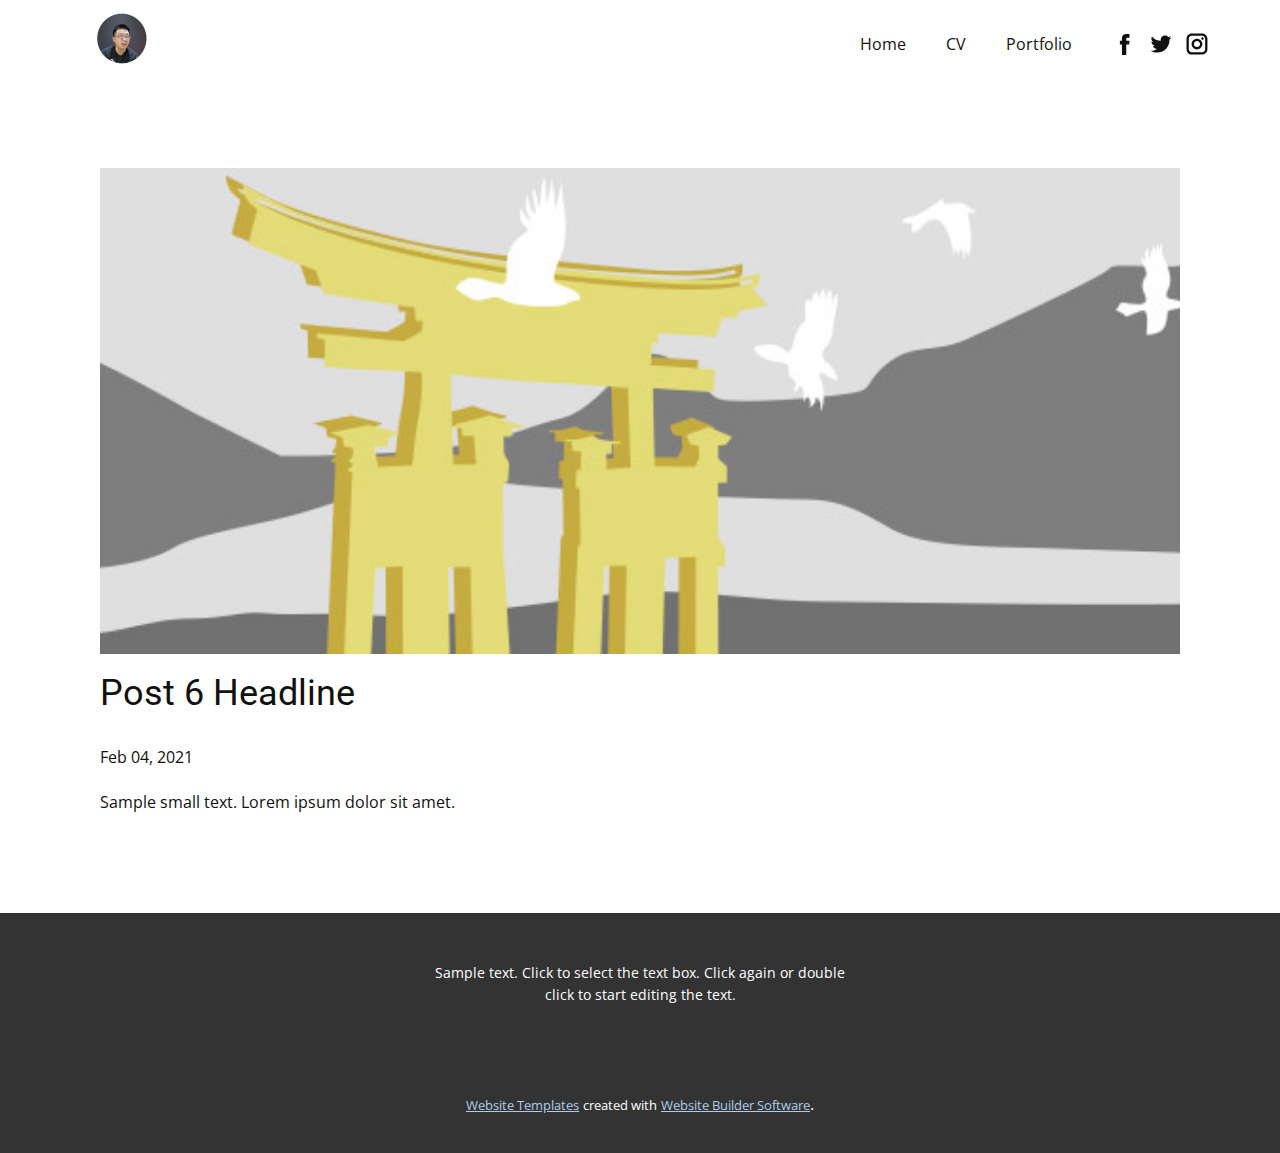
<file: blog/post-5.html>
<!doctype html>
<html style="font-size: 16px;"><head>
    <meta name="viewport" content="width=device-width, initial-scale=1.0">
    <meta charset="utf-8">
    <meta name="keywords" content="Post 1 Headline">
    <meta name="description" content="">
    <meta name="page_type" content="np-template-header-footer-from-plugin">
    <title>Post 6 Headline</title>
    <link rel="stylesheet" href="../nicepage.css" media="screen">
<link rel="stylesheet" href="../Post-Template.css" media="screen">
    <script class="u-script" type="text/javascript" src="../jquery.js" defer=""></script>
    <script class="u-script" type="text/javascript" src="../nicepage.js" defer=""></script>
    <meta name="generator" content="Nicepage 3.5.3, nicepage.com">
    <link id="u-theme-google-font" rel="stylesheet" href="https://fonts.googleapis.com/css?family=Roboto:100,100i,300,300i,400,400i,500,500i,700,700i,900,900i|Open+Sans:300,300i,400,400i,600,600i,700,700i,800,800i">
    
    
    <script type="application/ld+json">{
		"@context": "http://schema.org",
		"@type": "Organization",
		"name": "",
		"url": "index.html",
		"logo": "images/IMG_2613.png",
		"sameAs": []
}</script>
    <meta property="og:title" content="Post Template">
    <meta property="og:type" content="website">
    <meta name="theme-color" content="#478ac9">
    <link rel="canonical" href="../index.html">
    <meta property="og:url" content="index.html">
  </head>
  <body class="u-body"><header class="u-align-center-sm u-align-center-xs u-clearfix u-header u-header" id="sec-76ac"><div class="u-clearfix u-sheet u-sheet-1">
        <a href="https://nicepage.com" class="u-image u-logo u-image-1">
          <img src="../images/IMG_2613.png" class="u-logo-image u-logo-image-1" data-image-width="100">
        </a>
        <div class="u-social-icons u-spacing-10 u-social-icons-1">
          <a class="u-social-url" target="_blank" href=""><span class="u-icon u-icon-circle u-social-facebook u-social-type-logo u-icon-1"><svg class="u-svg-link" preserveAspectRatio="xMidYMin slice" viewBox="0 0 112 112" style=""><use xmlns:xlink="http://www.w3.org/1999/xlink" xlink:href="#svg-1a60"></use></svg><svg xmlns="http://www.w3.org/2000/svg" xmlns:xlink="http://www.w3.org/1999/xlink" version="1.1" xml:space="preserve" class="u-svg-content" viewBox="0 0 112 112" x="0px" y="0px" id="svg-1a60"><path d="M75.5,28.8H65.4c-1.5,0-4,0.9-4,4.3v9.4h13.9l-1.5,15.8H61.4v45.1H42.8V58.3h-8.8V42.4h8.8V32.2 c0-7.4,3.4-18.8,18.8-18.8h13.8v15.4H75.5z"></path></svg></span>
          </a>
          <a class="u-social-url" target="_blank" href=""><span class="u-icon u-icon-circle u-social-twitter u-social-type-logo u-icon-2"><svg class="u-svg-link" preserveAspectRatio="xMidYMin slice" viewBox="0 0 112 112" style=""><use xmlns:xlink="http://www.w3.org/1999/xlink" xlink:href="#svg-dd86"></use></svg><svg xmlns="http://www.w3.org/2000/svg" xmlns:xlink="http://www.w3.org/1999/xlink" version="1.1" xml:space="preserve" class="u-svg-content" viewBox="0 0 112 112" x="0px" y="0px" id="svg-dd86"><path d="M92.2,38.2c0,0.8,0,1.6,0,2.3c0,24.3-18.6,52.4-52.6,52.4c-10.6,0.1-20.2-2.9-28.5-8.2 c1.4,0.2,2.9,0.2,4.4,0.2c8.7,0,16.7-2.9,23-7.9c-8.1-0.2-14.9-5.5-17.3-12.8c1.1,0.2,2.4,0.2,3.4,0.2c1.6,0,3.3-0.2,4.8-0.7 c-8.4-1.6-14.9-9.2-14.9-18c0-0.2,0-0.2,0-0.2c2.5,1.4,5.4,2.2,8.4,2.3c-5-3.3-8.3-8.9-8.3-15.4c0-3.4,1-6.5,2.5-9.2 c9.1,11.1,22.7,18.5,38,19.2c-0.2-1.4-0.4-2.8-0.4-4.3c0.1-10,8.3-18.2,18.5-18.2c5.4,0,10.1,2.2,13.5,5.7c4.3-0.8,8.1-2.3,11.7-4.5 c-1.4,4.3-4.3,7.9-8.1,10.1c3.7-0.4,7.3-1.4,10.6-2.9C98.9,32.3,95.7,35.5,92.2,38.2z"></path></svg></span>
          </a>
          <a class="u-social-url" target="_blank" href=""><span class="u-icon u-icon-circle u-social-instagram u-social-type-logo u-icon-3"><svg class="u-svg-link" preserveAspectRatio="xMidYMin slice" viewBox="0 0 112 112" style=""><use xmlns:xlink="http://www.w3.org/1999/xlink" xlink:href="#svg-e136"></use></svg><svg xmlns="http://www.w3.org/2000/svg" xmlns:xlink="http://www.w3.org/1999/xlink" version="1.1" xml:space="preserve" class="u-svg-content" viewBox="0 0 112 112" x="0px" y="0px" id="svg-e136"><path d="M55.9,32.9c-12.8,0-23.2,10.4-23.2,23.2s10.4,23.2,23.2,23.2s23.2-10.4,23.2-23.2S68.7,32.9,55.9,32.9z M55.9,69.4c-7.4,0-13.3-6-13.3-13.3c-0.1-7.4,6-13.3,13.3-13.3s13.3,6,13.3,13.3C69.3,63.5,63.3,69.4,55.9,69.4z"></path><path d="M79.7,26.8c-3,0-5.4,2.5-5.4,5.4s2.5,5.4,5.4,5.4c3,0,5.4-2.5,5.4-5.4S82.7,26.8,79.7,26.8z"></path><path d="M78.2,11H33.5C21,11,10.8,21.3,10.8,33.7v44.7c0,12.6,10.2,22.8,22.7,22.8h44.7c12.6,0,22.7-10.2,22.7-22.7 V33.7C100.8,21.1,90.6,11,78.2,11z M91,78.4c0,7.1-5.8,12.8-12.8,12.8H33.5c-7.1,0-12.8-5.8-12.8-12.8V33.7 c0-7.1,5.8-12.8,12.8-12.8h44.7c7.1,0,12.8,5.8,12.8,12.8V78.4z"></path></svg></span>
          </a>
        </div>
        <nav class="u-align-left u-menu u-menu-dropdown u-offcanvas u-menu-1">
          <div class="menu-collapse" style="font-size: 1rem;">
            <a class="u-button-style u-nav-link" href="#">
              <svg class="u-svg-link" preserveAspectRatio="xMidYMin slice" viewBox="0 0 302 302" style=""><use xmlns:xlink="http://www.w3.org/1999/xlink" xlink:href="#svg-8a8f"></use></svg>
              <svg xmlns="http://www.w3.org/2000/svg" xmlns:xlink="http://www.w3.org/1999/xlink" version="1.1" id="svg-8a8f" x="0px" y="0px" viewBox="0 0 302 302" style="enable-background:new 0 0 302 302;" xml:space="preserve" class="u-svg-content"><g><rect y="36" width="302" height="30"></rect><rect y="236" width="302" height="30"></rect><rect y="136" width="302" height="30"></rect>
</g><g></g><g></g><g></g><g></g><g></g><g></g><g></g><g></g><g></g><g></g><g></g><g></g><g></g><g></g><g></g></svg>
            </a>
          </div>
          <div class="u-custom-menu u-nav-container">
            <ul class="u-nav u-unstyled u-nav-1"><li class="u-nav-item"><a class="u-button-style u-nav-link u-text-active-palette-1-base u-text-hover-palette-2-base" href="../Home.html" style="padding: 10px 20px;">Home</a>
</li><li class="u-nav-item"><a class="u-button-style u-nav-link u-text-active-palette-1-base u-text-hover-palette-2-base" href="../CV.html" style="padding: 10px 20px;">CV</a>
</li><li class="u-nav-item"><a class="u-button-style u-nav-link u-text-active-palette-1-base u-text-hover-palette-2-base" style="padding: 10px 20px;" href="../Page-1.html">Portfolio</a>
</li></ul>
          </div>
          <div class="u-custom-menu u-nav-container-collapse">
            <div class="u-align-center u-black u-container-style u-inner-container-layout u-opacity u-opacity-95 u-sidenav">
              <div class="u-sidenav-overflow">
                <div class="u-menu-close"></div>
                <ul class="u-align-center u-nav u-popupmenu-items u-unstyled u-nav-2"><li class="u-nav-item"><a class="u-button-style u-nav-link" href="../Home.html" style="padding: 10px 20px;">Home</a>
</li><li class="u-nav-item"><a class="u-button-style u-nav-link" href="../CV.html" style="padding: 10px 20px;">CV</a>
</li><li class="u-nav-item"><a class="u-button-style u-nav-link" style="padding: 10px 20px;" href="../Page-1.html">Portfolio</a>
</li></ul>
              </div>
            </div>
            <div class="u-black u-menu-overlay u-opacity u-opacity-70"></div>
          </div>
        </nav>
      </div></header>
    <section class="u-align-center u-clearfix u-section-1" id="sec-22be">
      <div class="u-clearfix u-sheet u-valign-middle-md u-valign-middle-sm u-valign-middle-xs u-sheet-1"><!--post_details--><!--post_details_options_json--><!--{"source":""}--><!--/post_details_options_json--><!--blog_post-->
        <div class="u-container-style u-expanded-width u-post-details u-post-details-1">
          <div class="u-container-layout u-valign-middle u-container-layout-1"><!--blog_post_image-->
            <img alt="" class="u-blog-control u-expanded-width u-image u-image-default u-image-1" src="../images/3.jpeg"><!--/blog_post_image--><!--blog_post_header-->
            <h2 class="u-blog-control u-text u-text-1">Post 6 Headline</h2><!--/blog_post_header--><!--blog_post_metadata-->
            <div class="u-blog-control u-metadata u-metadata-1"><!--blog_post_metadata_date-->
              <span class="u-meta-date u-meta-icon">Feb 04, 2021</span><!--/blog_post_metadata_date--><!--blog_post_metadata_category-->
              <!--/blog_post_metadata_category--><!--blog_post_metadata_comments-->
              <!--/blog_post_metadata_comments-->
            </div><!--/blog_post_metadata--><!--blog_post_content-->
            <div class="u-align-justify u-blog-control u-post-content u-text u-text-2 fr-view">
  Sample small text. Lorem ipsum dolor sit amet.
  </div><!--/blog_post_content-->
          </div>
        </div><!--/blog_post--><!--/post_details-->
      </div>
    </section>
    
    
    <footer class="u-align-center u-clearfix u-footer u-grey-80 u-footer" id="sec-1f01"><div class="u-clearfix u-sheet u-sheet-1">
        <p class="u-small-text u-text u-text-variant u-text-1">Sample text. Click to select the text box. Click again or double click to start editing the text.</p>
      </div></footer>
    <section class="u-backlink u-clearfix u-grey-80">
      <a class="u-link" href="https://nicepage.com/website-templates" target="_blank">
        <span>Website Templates</span>
      </a>
      <p class="u-text">
        <span>created with</span>
      </p>
      <a class="u-link" href="https://nicepage.com/" target="_blank">
        <span>Website Builder Software</span>
      </a>. 
    </section>
  
</body></html>
</file>
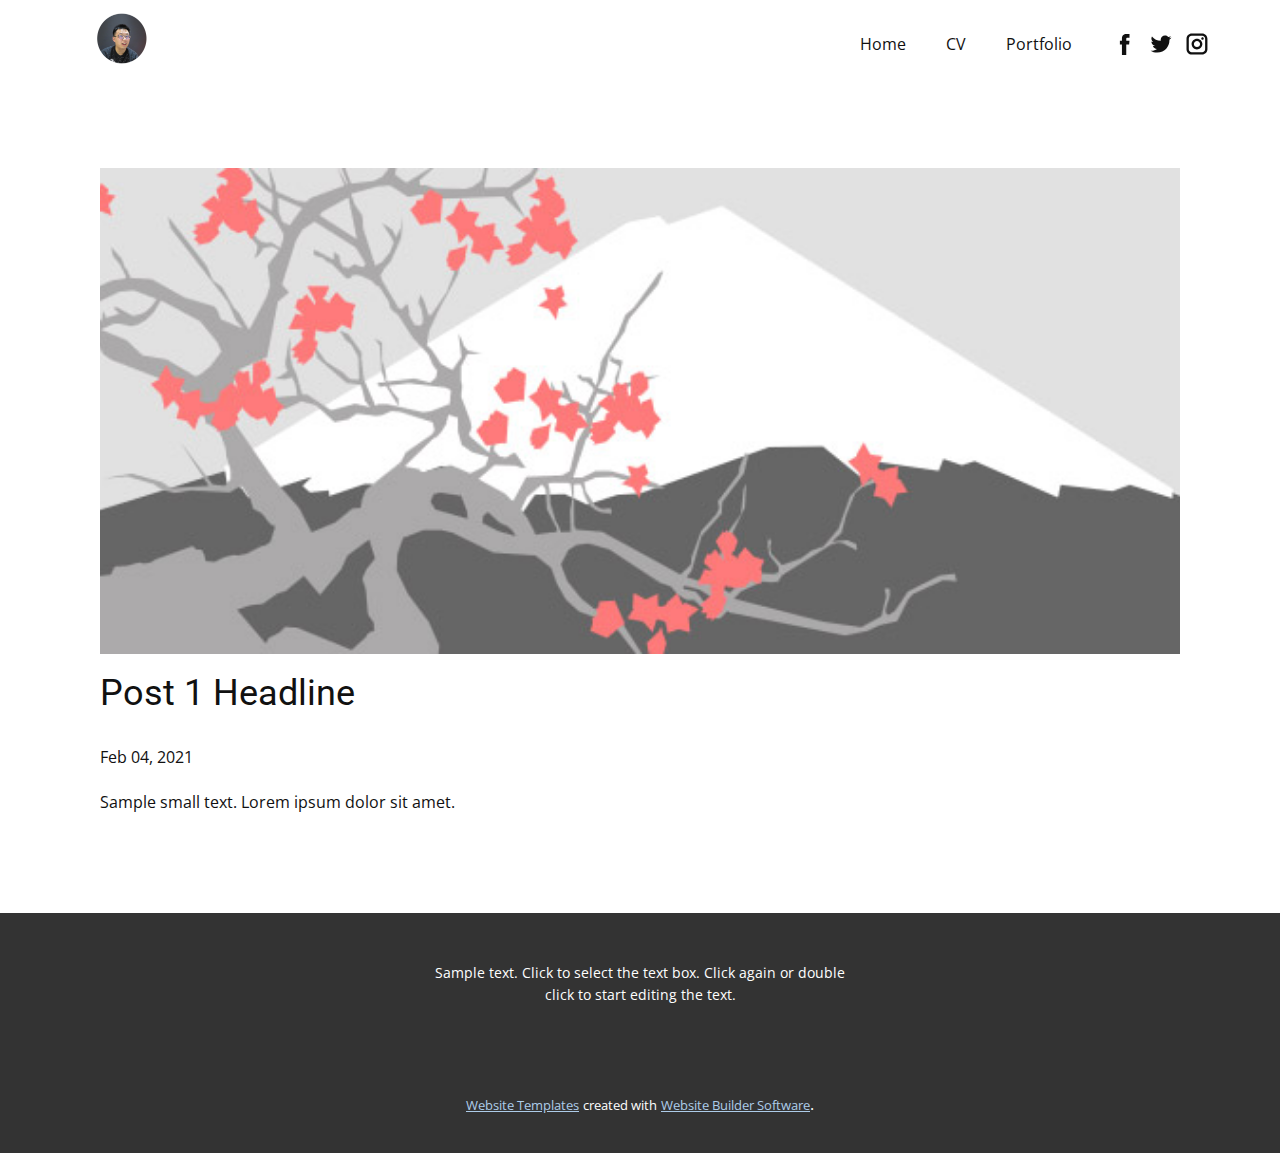
<file: blog/post.html>
<!doctype html>
<html style="font-size: 16px;"><head>
    <meta name="viewport" content="width=device-width, initial-scale=1.0">
    <meta charset="utf-8">
    <meta name="keywords" content="Post 1 Headline">
    <meta name="description" content="">
    <meta name="page_type" content="np-template-header-footer-from-plugin">
    <title>Post 1 Headline</title>
    <link rel="stylesheet" href="../nicepage.css" media="screen">
<link rel="stylesheet" href="../Post-Template.css" media="screen">
    <script class="u-script" type="text/javascript" src="../jquery.js" defer=""></script>
    <script class="u-script" type="text/javascript" src="../nicepage.js" defer=""></script>
    <meta name="generator" content="Nicepage 3.5.3, nicepage.com">
    <link id="u-theme-google-font" rel="stylesheet" href="https://fonts.googleapis.com/css?family=Roboto:100,100i,300,300i,400,400i,500,500i,700,700i,900,900i|Open+Sans:300,300i,400,400i,600,600i,700,700i,800,800i">
    
    
    <script type="application/ld+json">{
		"@context": "http://schema.org",
		"@type": "Organization",
		"name": "",
		"url": "index.html",
		"logo": "images/IMG_2613.png",
		"sameAs": []
}</script>
    <meta property="og:title" content="Post Template">
    <meta property="og:type" content="website">
    <meta name="theme-color" content="#478ac9">
    <link rel="canonical" href="../index.html">
    <meta property="og:url" content="index.html">
  </head>
  <body class="u-body"><header class="u-align-center-sm u-align-center-xs u-clearfix u-header u-header" id="sec-76ac"><div class="u-clearfix u-sheet u-sheet-1">
        <a href="https://nicepage.com" class="u-image u-logo u-image-1">
          <img src="../images/IMG_2613.png" class="u-logo-image u-logo-image-1" data-image-width="100">
        </a>
        <div class="u-social-icons u-spacing-10 u-social-icons-1">
          <a class="u-social-url" target="_blank" href=""><span class="u-icon u-icon-circle u-social-facebook u-social-type-logo u-icon-1"><svg class="u-svg-link" preserveAspectRatio="xMidYMin slice" viewBox="0 0 112 112" style=""><use xmlns:xlink="http://www.w3.org/1999/xlink" xlink:href="#svg-1a60"></use></svg><svg xmlns="http://www.w3.org/2000/svg" xmlns:xlink="http://www.w3.org/1999/xlink" version="1.1" xml:space="preserve" class="u-svg-content" viewBox="0 0 112 112" x="0px" y="0px" id="svg-1a60"><path d="M75.5,28.8H65.4c-1.5,0-4,0.9-4,4.3v9.4h13.9l-1.5,15.8H61.4v45.1H42.8V58.3h-8.8V42.4h8.8V32.2 c0-7.4,3.4-18.8,18.8-18.8h13.8v15.4H75.5z"></path></svg></span>
          </a>
          <a class="u-social-url" target="_blank" href=""><span class="u-icon u-icon-circle u-social-twitter u-social-type-logo u-icon-2"><svg class="u-svg-link" preserveAspectRatio="xMidYMin slice" viewBox="0 0 112 112" style=""><use xmlns:xlink="http://www.w3.org/1999/xlink" xlink:href="#svg-dd86"></use></svg><svg xmlns="http://www.w3.org/2000/svg" xmlns:xlink="http://www.w3.org/1999/xlink" version="1.1" xml:space="preserve" class="u-svg-content" viewBox="0 0 112 112" x="0px" y="0px" id="svg-dd86"><path d="M92.2,38.2c0,0.8,0,1.6,0,2.3c0,24.3-18.6,52.4-52.6,52.4c-10.6,0.1-20.2-2.9-28.5-8.2 c1.4,0.2,2.9,0.2,4.4,0.2c8.7,0,16.7-2.9,23-7.9c-8.1-0.2-14.9-5.5-17.3-12.8c1.1,0.2,2.4,0.2,3.4,0.2c1.6,0,3.3-0.2,4.8-0.7 c-8.4-1.6-14.9-9.2-14.9-18c0-0.2,0-0.2,0-0.2c2.5,1.4,5.4,2.2,8.4,2.3c-5-3.3-8.3-8.9-8.3-15.4c0-3.4,1-6.5,2.5-9.2 c9.1,11.1,22.7,18.5,38,19.2c-0.2-1.4-0.4-2.8-0.4-4.3c0.1-10,8.3-18.2,18.5-18.2c5.4,0,10.1,2.2,13.5,5.7c4.3-0.8,8.1-2.3,11.7-4.5 c-1.4,4.3-4.3,7.9-8.1,10.1c3.7-0.4,7.3-1.4,10.6-2.9C98.9,32.3,95.7,35.5,92.2,38.2z"></path></svg></span>
          </a>
          <a class="u-social-url" target="_blank" href=""><span class="u-icon u-icon-circle u-social-instagram u-social-type-logo u-icon-3"><svg class="u-svg-link" preserveAspectRatio="xMidYMin slice" viewBox="0 0 112 112" style=""><use xmlns:xlink="http://www.w3.org/1999/xlink" xlink:href="#svg-e136"></use></svg><svg xmlns="http://www.w3.org/2000/svg" xmlns:xlink="http://www.w3.org/1999/xlink" version="1.1" xml:space="preserve" class="u-svg-content" viewBox="0 0 112 112" x="0px" y="0px" id="svg-e136"><path d="M55.9,32.9c-12.8,0-23.2,10.4-23.2,23.2s10.4,23.2,23.2,23.2s23.2-10.4,23.2-23.2S68.7,32.9,55.9,32.9z M55.9,69.4c-7.4,0-13.3-6-13.3-13.3c-0.1-7.4,6-13.3,13.3-13.3s13.3,6,13.3,13.3C69.3,63.5,63.3,69.4,55.9,69.4z"></path><path d="M79.7,26.8c-3,0-5.4,2.5-5.4,5.4s2.5,5.4,5.4,5.4c3,0,5.4-2.5,5.4-5.4S82.7,26.8,79.7,26.8z"></path><path d="M78.2,11H33.5C21,11,10.8,21.3,10.8,33.7v44.7c0,12.6,10.2,22.8,22.7,22.8h44.7c12.6,0,22.7-10.2,22.7-22.7 V33.7C100.8,21.1,90.6,11,78.2,11z M91,78.4c0,7.1-5.8,12.8-12.8,12.8H33.5c-7.1,0-12.8-5.8-12.8-12.8V33.7 c0-7.1,5.8-12.8,12.8-12.8h44.7c7.1,0,12.8,5.8,12.8,12.8V78.4z"></path></svg></span>
          </a>
        </div>
        <nav class="u-align-left u-menu u-menu-dropdown u-offcanvas u-menu-1">
          <div class="menu-collapse" style="font-size: 1rem;">
            <a class="u-button-style u-nav-link" href="#">
              <svg class="u-svg-link" preserveAspectRatio="xMidYMin slice" viewBox="0 0 302 302" style=""><use xmlns:xlink="http://www.w3.org/1999/xlink" xlink:href="#svg-8a8f"></use></svg>
              <svg xmlns="http://www.w3.org/2000/svg" xmlns:xlink="http://www.w3.org/1999/xlink" version="1.1" id="svg-8a8f" x="0px" y="0px" viewBox="0 0 302 302" style="enable-background:new 0 0 302 302;" xml:space="preserve" class="u-svg-content"><g><rect y="36" width="302" height="30"></rect><rect y="236" width="302" height="30"></rect><rect y="136" width="302" height="30"></rect>
</g><g></g><g></g><g></g><g></g><g></g><g></g><g></g><g></g><g></g><g></g><g></g><g></g><g></g><g></g><g></g></svg>
            </a>
          </div>
          <div class="u-custom-menu u-nav-container">
            <ul class="u-nav u-unstyled u-nav-1"><li class="u-nav-item"><a class="u-button-style u-nav-link u-text-active-palette-1-base u-text-hover-palette-2-base" href="../Home.html" style="padding: 10px 20px;">Home</a>
</li><li class="u-nav-item"><a class="u-button-style u-nav-link u-text-active-palette-1-base u-text-hover-palette-2-base" href="../CV.html" style="padding: 10px 20px;">CV</a>
</li><li class="u-nav-item"><a class="u-button-style u-nav-link u-text-active-palette-1-base u-text-hover-palette-2-base" style="padding: 10px 20px;" href="../Page-1.html">Portfolio</a>
</li></ul>
          </div>
          <div class="u-custom-menu u-nav-container-collapse">
            <div class="u-align-center u-black u-container-style u-inner-container-layout u-opacity u-opacity-95 u-sidenav">
              <div class="u-sidenav-overflow">
                <div class="u-menu-close"></div>
                <ul class="u-align-center u-nav u-popupmenu-items u-unstyled u-nav-2"><li class="u-nav-item"><a class="u-button-style u-nav-link" href="../Home.html" style="padding: 10px 20px;">Home</a>
</li><li class="u-nav-item"><a class="u-button-style u-nav-link" href="../CV.html" style="padding: 10px 20px;">CV</a>
</li><li class="u-nav-item"><a class="u-button-style u-nav-link" style="padding: 10px 20px;" href="../Page-1.html">Portfolio</a>
</li></ul>
              </div>
            </div>
            <div class="u-black u-menu-overlay u-opacity u-opacity-70"></div>
          </div>
        </nav>
      </div></header>
    <section class="u-align-center u-clearfix u-section-1" id="sec-22be">
      <div class="u-clearfix u-sheet u-valign-middle-md u-valign-middle-sm u-valign-middle-xs u-sheet-1"><!--post_details--><!--post_details_options_json--><!--{"source":""}--><!--/post_details_options_json--><!--blog_post-->
        <div class="u-container-style u-expanded-width u-post-details u-post-details-1">
          <div class="u-container-layout u-valign-middle u-container-layout-1"><!--blog_post_image-->
            <img alt="" class="u-blog-control u-expanded-width u-image u-image-default u-image-1" src="../images/1.jpeg"><!--/blog_post_image--><!--blog_post_header-->
            <h2 class="u-blog-control u-text u-text-1">Post 1 Headline</h2><!--/blog_post_header--><!--blog_post_metadata-->
            <div class="u-blog-control u-metadata u-metadata-1"><!--blog_post_metadata_date-->
              <span class="u-meta-date u-meta-icon">Feb 04, 2021</span><!--/blog_post_metadata_date--><!--blog_post_metadata_category-->
              <!--/blog_post_metadata_category--><!--blog_post_metadata_comments-->
              <!--/blog_post_metadata_comments-->
            </div><!--/blog_post_metadata--><!--blog_post_content-->
            <div class="u-align-justify u-blog-control u-post-content u-text u-text-2 fr-view">
  Sample small text. Lorem ipsum dolor sit amet.
  </div><!--/blog_post_content-->
          </div>
        </div><!--/blog_post--><!--/post_details-->
      </div>
    </section>
    
    
    <footer class="u-align-center u-clearfix u-footer u-grey-80 u-footer" id="sec-1f01"><div class="u-clearfix u-sheet u-sheet-1">
        <p class="u-small-text u-text u-text-variant u-text-1">Sample text. Click to select the text box. Click again or double click to start editing the text.</p>
      </div></footer>
    <section class="u-backlink u-clearfix u-grey-80">
      <a class="u-link" href="https://nicepage.com/website-templates" target="_blank">
        <span>Website Templates</span>
      </a>
      <p class="u-text">
        <span>created with</span>
      </p>
      <a class="u-link" href="https://nicepage.com/" target="_blank">
        <span>Website Builder Software</span>
      </a>. 
    </section>
  
</body></html>
</file>
<file: CV.css>
.u-section-1 .u-sheet-1 {
  min-height: 349px;
}

.u-section-1 .u-layout-wrap-1 {
  margin: 60px auto 60px 0;
}

.u-section-1 .u-layout-cell-1 {
  min-height: 420px;
}

.u-section-1 .u-container-layout-1 {
  padding: 30px;
}

.u-section-1 .u-image-1 {
  width: 300px;
  height: 300px;
  background-image: url("images/IMG_2613.jpg");
  background-position: 50% 50%;
  margin: 0 auto;
}

.u-section-1 .u-layout-cell-2 {
  min-height: 420px;
}

.u-section-1 .u-container-layout-2 {
  padding: 30px;
}

.u-section-1 .u-text-1 {
  margin: 0;
}

.u-section-1 .u-text-2 {
  margin: 20px 0 0;
}

.u-section-1 .u-btn-1 {
  margin: 20px 0 0;
}

@media (max-width: 1199px) {
  .u-section-1 .u-sheet-1 {
    min-height: 26px;
  }

  .u-section-1 .u-layout-wrap-1 {
    margin-right: initial;
    margin-left: initial;
  }

  .u-section-1 .u-layout-cell-1 {
    min-height: 346px;
  }

  .u-section-1 .u-layout-cell-2 {
    min-height: 346px;
  }
}

@media (max-width: 991px) {
  .u-section-1 .u-layout-cell-1 {
    min-height: 265px;
  }

  .u-section-1 .u-image-1 {
    width: 216px;
    height: 216px;
  }

  .u-section-1 .u-layout-cell-2 {
    min-height: 100px;
  }
}

@media (max-width: 767px) {
  .u-section-1 .u-layout-cell-1 {
    min-height: 518px;
  }

  .u-section-1 .u-container-layout-1 {
    padding-left: 10px;
    padding-right: 10px;
  }

  .u-section-1 .u-container-layout-2 {
    padding-left: 10px;
    padding-right: 10px;
  }
}

@media (max-width: 575px) {
  .u-section-1 .u-layout-cell-1 {
    min-height: 326px;
  }
}.u-section-2 .u-sheet-1 {
  min-height: 500px;
}

.u-section-2 .u-layout-wrap-1 {
  margin-top: 60px;
  margin-bottom: 60px;
}

.u-section-2 .u-image-1 {
  min-height: 400px;
  background-image: url("[data-uri]");
}

.u-section-2 .u-container-layout-1 {
  padding: 30px;
}

.u-section-2 .u-layout-cell-2 {
  min-height: 400px;
}

.u-section-2 .u-container-layout-2 {
  padding: 30px;
}

.u-section-2 .u-text-1 {
  margin: 0 auto;
}

.u-section-2 .u-text-2 {
  margin: 20px 0 0;
}

@media (max-width: 1199px) {
  .u-section-2 .u-sheet-1 {
    min-height: 430px;
  }

  .u-section-2 .u-layout-wrap-1 {
    position: relative;
  }

  .u-section-2 .u-image-1 {
    min-height: 330px;
  }

  .u-section-2 .u-layout-cell-2 {
    min-height: 330px;
  }
}

@media (max-width: 991px) {
  .u-section-2 .u-sheet-1 {
    min-height: 353px;
  }

  .u-section-2 .u-image-1 {
    min-height: 253px;
  }

  .u-section-2 .u-layout-cell-2 {
    min-height: 100px;
  }
}

@media (max-width: 767px) {
  .u-section-2 .u-sheet-1 {
    min-height: 580px;
  }

  .u-section-2 .u-image-1 {
    min-height: 380px;
  }

  .u-section-2 .u-container-layout-1 {
    padding-left: 10px;
    padding-right: 10px;
  }

  .u-section-2 .u-container-layout-2 {
    padding-left: 10px;
    padding-right: 10px;
  }
}

@media (max-width: 575px) {
  .u-section-2 .u-sheet-1 {
    min-height: 439px;
  }

  .u-section-2 .u-image-1 {
    min-height: 239px;
  }
}.u-section-3 {
  background-image: linear-gradient(0deg, rgba(0,0,0,0.55), rgba(0,0,0,0.55)), url("[data-uri]");
  background-position: 50% 50%;
}

.u-section-3 .u-sheet-1 {
  min-height: 800px;
}

.u-section-3 .u-text-1 {
  font-size: 6rem;
  font-weight: 700;
  margin: 60px auto 0;
}

.u-section-3 .u-text-2 {
  margin: 30px auto 0;
}

.u-section-3 .u-btn-1 {
  background-image: none;
  text-transform: uppercase;
  font-weight: 700;
  margin: 40px auto 60px;
}

@media (max-width: 1199px) {
  .u-section-3 .u-sheet-1 {
    min-height: 660px;
  }
}

@media (max-width: 991px) {
  .u-section-3 .u-sheet-1 {
    min-height: 506px;
  }
}

@media (max-width: 767px) {
  .u-section-3 .u-sheet-1 {
    min-height: 380px;
  }
}

@media (max-width: 575px) {
  .u-section-3 .u-sheet-1 {
    min-height: 239px;
  }

  .u-section-3 .u-text-1 {
    font-size: 3.75rem;
  }
}
</file>
<file: Home.css>
.u-section-1 {
  background-image: url("images/rfr-min.jpg");
  background-position: 50% 50%;
}

.u-section-1 .u-sheet-1 {
  min-height: 818px;
}

.u-section-1 .u-slider-1 {
  min-height: 398px;
  width: 705px;
  margin: 370px auto 50px 0;
}

.u-section-1 .u-carousel-indicators-1 {
  position: absolute;
  width: 32px;
  height: 10px;
  top: auto;
  left: 64px;
  right: auto;
  bottom: 37px;
}

.u-section-1 .u-container-layout-1 {
  padding: 30px 65px;
}

.u-section-1 .u-text-1 {
  font-size: 3.75rem;
  text-transform: none;
  font-weight: 400;
  font-family: Oswald, sans-serif;
  margin: 0;
}

.u-section-1 .u-text-2 {
  font-size: 1.125rem;
  text-transform: none;
  letter-spacing: normal;
  font-weight: 400;
  margin: 30px 0 0;
}

.u-section-1 .u-text-3 {
  margin: 20px 0 0;
}

.u-section-1 .u-btn-1 {
  border-style: none none solid;
  padding: 0;
}

.u-section-1 .u-btn-2 {
  font-size: 0.875rem;
  border-style: solid;
  font-weight: 700;
  text-transform: uppercase;
  letter-spacing: 2px;
  margin: 30px auto 0 0;
}

.u-section-1 .u-container-layout-2 {
  padding: 30px 65px;
}

.u-section-1 .u-text-4 {
  font-size: 3.75rem;
  text-transform: none;
  font-weight: 400;
  font-family: Oswald, sans-serif;
  margin: 0;
}

.u-section-1 .u-text-5 {
  font-size: 1.125rem;
  text-transform: none;
  letter-spacing: normal;
  font-weight: 400;
  margin: 30px 0 0;
}

.u-section-1 .u-text-6 {
  margin: 20px 0 0;
}

.u-section-1 .u-btn-3 {
  border-style: none none solid;
  padding: 0;
}

.u-section-1 .u-btn-4 {
  font-size: 0.875rem;
  border-style: solid;
  font-weight: 700;
  text-transform: uppercase;
  letter-spacing: 2px;
  margin: 30px auto 0 0;
}

.u-section-1 .u-carousel-control-1 {
  width: 45px;
  height: 45px;
}

.u-section-1 .u-carousel-control-2 {
  width: 45px;
  height: 45px;
}

@media (max-width: 1199px) {
  .u-section-1 .u-sheet-1 {
    min-height: 674px;
  }

  .u-section-1 .u-slider-1 {
    height: auto;
  }
}

@media (max-width: 991px) {
  .u-section-1 .u-sheet-1 {
    min-height: 644px;
  }

  .u-section-1 .u-slider-1 {
    margin-top: 196px;
  }

  .u-section-1 .u-container-layout-1 {
    padding-left: 60px;
    padding-right: 60px;
  }

  .u-section-1 .u-container-layout-2 {
    padding-left: 60px;
    padding-right: 60px;
  }
}

@media (max-width: 767px) {
  .u-section-1 .u-sheet-1 {
    min-height: 615px;
  }

  .u-section-1 .u-slider-1 {
    width: 540px;
    margin-top: 167px;
  }

  .u-section-1 .u-container-layout-1 {
    padding-left: 10px;
    padding-right: 10px;
  }

  .u-section-1 .u-container-layout-2 {
    padding-left: 10px;
    padding-right: 10px;
  }
}

@media (max-width: 575px) {
  .u-section-1 {
    background-position: 65.32% 50%;
  }

  .u-section-1 .u-sheet-1 {
    min-height: 558px;
  }

  .u-section-1 .u-slider-1 {
    width: 340px;
    margin-top: 110px;
  }

  .u-section-1 .u-text-1 {
    font-size: 2.25rem;
  }

  .u-section-1 .u-text-4 {
    font-size: 2.25rem;
  }
}.u-section-2 {
  background-image: none;
}

.u-section-2 .u-sheet-1 {
  min-height: 180px;
}

.u-section-2 .u-social-icons-1 {
  height: 60px;
  min-height: 16px;
  width: 300px;
  min-width: 124px;
  white-space: nowrap;
  margin: 60px auto;
}

.u-section-2 .u-icon-1 {
  height: 100%;
}

.u-section-2 .u-icon-2 {
  height: 100%;
}

.u-section-2 .u-icon-3 {
  height: 100%;
}

.u-section-2 .u-icon-4 {
  height: 100%;
}
</file>
<file: Page-1.css>
.u-section-1 {
  min-height: 66px;
}

.u-section-1 .u-sheet-1 {
  min-height: 655px;
}

.u-section-1 .u-layout-wrap-1 {
  pointer-events: auto;
  margin: 0 auto 0 0;
}

.u-section-1 .u-layout-cell-1 {
  min-height: 655px;
  pointer-events: auto;
}

.u-section-1 .u-container-layout-1 {
  padding: 30px 60px;
}

.u-section-1 .u-icon-1 {
  height: 48px;
  width: 48px;
  background-image: none;
  margin: 0 auto;
}

.u-section-1 .u-text-1 {
  margin: 30px 0 0;
}

.u-section-1 .u-text-2 {
  margin: 20px 0 0;
}

.u-section-1 .u-btn-1 {
  border-style: none none solid;
  margin-left: auto;
  margin-right: auto;
  text-transform: uppercase;
  font-size: 0.875rem;
  letter-spacing: 1px;
  padding: 0;
}

.u-section-1 .u-image-1 {
  min-height: 655px;
  pointer-events: auto;
  background-image: url("[data-uri]");
  background-position: 50% 50%;
}

.u-section-1 .u-container-layout-2 {
  padding: 30px 60px;
}

@media (max-width: 1199px) {
  .u-section-1 {
    min-height: 318px;
  }

  .u-section-1 .u-sheet-1 {
    min-height: 89px;
  }

  .u-section-1 .u-layout-wrap-1 {
    margin-right: initial;
    margin-left: initial;
  }

  .u-section-1 .u-layout-cell-1 {
    min-height: 540px;
  }

  .u-section-1 .u-image-1 {
    min-height: 540px;
  }
}

@media (max-width: 991px) {
  .u-section-1 {
    min-height: 66px;
  }

  .u-section-1 .u-layout-cell-1 {
    min-height: 100px;
  }

  .u-section-1 .u-container-layout-1 {
    padding-left: 30px;
    padding-right: 30px;
  }

  .u-section-1 .u-image-1 {
    min-height: 414px;
  }

  .u-section-1 .u-container-layout-2 {
    padding-left: 30px;
    padding-right: 30px;
  }
}

@media (max-width: 767px) {
  .u-section-1 .u-container-layout-1 {
    padding-left: 50px;
    padding-right: 50px;
  }

  .u-section-1 .u-image-1 {
    min-height: 621px;
  }

  .u-section-1 .u-container-layout-2 {
    padding-left: 10px;
    padding-right: 10px;
  }
}

@media (max-width: 575px) {
  .u-section-1 .u-image-1 {
    min-height: 391px;
  }
}
</file>
<file: Blog-Template.css>
.u-section-1 .u-sheet-1 {
  min-height: 561px;
}

.u-section-1 .u-repeater-1 {
  margin-top: 60px;
  margin-bottom: 60px;
  min-height: 441px;
  grid-template-columns: calc(33.3333% - 15px) calc(33.3333% - 15px) calc(33.3333% - 15px);
  height: auto;
  grid-gap: 22px;
}

.u-section-1 .u-repeater-item-1 {
  background-image: none;
}

.u-section-1 .u-container-layout-1 {
  padding: 30px 20px;
}

.u-section-1 .u-text-1 {
  margin-top: 0;
  margin-bottom: 0;
}

.u-section-1 .u-image-1 {
  height: 222px;
  width: 325px;
  margin: 17px 0 0;
}

.u-section-1 .u-text-2 {
  margin-top: 20px;
  margin-bottom: 0;
}

.u-section-1 .u-btn-1 {
  background-image: none;
  border-style: none none solid;
  margin: 17px auto 0 0;
  padding: 0;
}

.u-section-1 .u-container-layout-2 {
  padding: 30px 20px;
}

.u-section-1 .u-text-3 {
  margin-top: 0;
  margin-bottom: 0;
}

.u-section-1 .u-image-2 {
  height: 222px;
  width: 325px;
  margin: 17px 0 0;
}

.u-section-1 .u-text-4 {
  margin-top: 20px;
  margin-bottom: 0;
}

.u-section-1 .u-btn-2 {
  background-image: none;
  border-style: none none solid;
  margin: 17px auto 0 0;
  padding: 0;
}

.u-section-1 .u-container-layout-3 {
  padding: 30px 20px;
}

.u-section-1 .u-text-5 {
  margin-top: 0;
  margin-bottom: 0;
}

.u-section-1 .u-image-3 {
  height: 222px;
  width: 325px;
  margin: 17px 0 0;
}

.u-section-1 .u-text-6 {
  margin-top: 20px;
  margin-bottom: 0;
}

.u-section-1 .u-btn-3 {
  background-image: none;
  border-style: none none solid;
  margin: 17px auto 0 0;
  padding: 0;
}

@media (max-width: 1199px) {
  .u-section-1 .u-sheet-1 {
    min-height: 484px;
  }

  .u-section-1 .u-repeater-1 {
    min-height: 364px;
    grid-template-columns: repeat(3, calc(33.333333333333336% - 15px));
  }

  .u-section-1 .u-text-1 {
    margin-left: 0;
    margin-right: 0;
  }

  .u-section-1 .u-image-1 {
    height: 186px;
    width: 258px;
  }

  .u-section-1 .u-text-2 {
    margin-left: 0;
    margin-right: 0;
  }

  .u-section-1 .u-text-3 {
    margin-left: 0;
    margin-right: 0;
  }

  .u-section-1 .u-image-2 {
    height: 186px;
    width: 258px;
  }

  .u-section-1 .u-text-4 {
    margin-left: 0;
    margin-right: 0;
  }

  .u-section-1 .u-text-5 {
    margin-left: 0;
    margin-right: 0;
  }

  .u-section-1 .u-image-3 {
    height: 186px;
    width: 258px;
  }

  .u-section-1 .u-text-6 {
    margin-left: 0;
    margin-right: 0;
  }
}

@media (max-width: 991px) {
  .u-section-1 .u-sheet-1 {
    min-height: 747px;
  }

  .u-section-1 .u-repeater-1 {
    min-height: 836px;
    grid-template-columns: repeat(2, calc(50% - 11.25px));
  }

  .u-section-1 .u-image-1 {
    height: 232px;
    width: 309px;
    margin-right: auto;
  }

  .u-section-1 .u-image-2 {
    height: 232px;
    width: 309px;
    margin-right: auto;
  }

  .u-section-1 .u-image-3 {
    height: 232px;
    width: 309px;
    margin-right: auto;
  }
}

@media (max-width: 767px) {
  .u-section-1 .u-repeater-1 {
    grid-template-columns: 100%;
  }

  .u-section-1 .u-container-layout-1 {
    padding-left: 10px;
    padding-right: 10px;
  }

  .u-section-1 .u-image-1 {
    height: 312px;
    width: 520px;
  }

  .u-section-1 .u-container-layout-2 {
    padding-left: 10px;
    padding-right: 10px;
  }

  .u-section-1 .u-image-2 {
    height: 312px;
    width: 520px;
  }

  .u-section-1 .u-container-layout-3 {
    padding-left: 10px;
    padding-right: 10px;
  }

  .u-section-1 .u-image-3 {
    height: 312px;
    width: 520px;
  }
}

@media (max-width: 575px) {
  .u-section-1 .u-image-1 {
    height: 223px;
    width: 320px;
  }

  .u-section-1 .u-image-2 {
    height: 223px;
    width: 320px;
  }

  .u-section-1 .u-image-3 {
    height: 223px;
    width: 320px;
  }
}.u-section-2 .u-sheet-1 {
  min-height: 107px;
}

.u-section-2 .u-pagination-1 {
  margin: 25px auto;
}

@media (max-width: 1199px) {
  .u-section-2 .u-pagination-1 {
    margin-bottom: 0;
  }
}

@media (max-width: 575px) {
  .u-section-2 .u-sheet-1 {
    min-height: 164px;
  }
}
</file>
<file: Post-Template.css>
.u-section-1 .u-sheet-1 {
  min-height: 835px;
}

.u-section-1 .u-post-details-1 {
  min-height: 375px;
  margin-top: 60px;
  margin-bottom: -10px;
}

.u-section-1 .u-container-layout-1 {
  padding: 30px;
}

.u-section-1 .u-image-1 {
  height: 486px;
  margin-top: 0;
  margin-bottom: 0;
  margin-left: 0;
}

.u-section-1 .u-text-1 {
  margin-top: 20px;
  margin-bottom: 0;
  margin-left: 0;
}

.u-section-1 .u-metadata-1 {
  margin-top: 30px;
  margin-bottom: 0;
  margin-left: 0;
}

.u-section-1 .u-text-2 {
  margin-bottom: 0;
  margin-top: 20px;
  margin-left: 0;
}

@media (max-width: 1199px) {
  .u-section-1 .u-post-details-1 {
    height: 715px;
  }

  .u-section-1 .u-image-1 {
    margin-left: initial;
  }
}

@media (max-width: 991px) {
  .u-section-1 .u-sheet-1 {
    min-height: 782px;
  }

  .u-section-1 .u-post-details-1 {
    margin-bottom: 60px;
    height: 662px;
  }

  .u-section-1 .u-image-1 {
    height: 423px;
    margin-left: initial;
  }
}

@media (max-width: 767px) {
  .u-section-1 .u-sheet-1 {
    min-height: 722px;
  }

  .u-section-1 .u-post-details-1 {
    height: 602px;
  }

  .u-section-1 .u-container-layout-1 {
    padding-left: 10px;
    padding-right: 10px;
  }

  .u-section-1 .u-image-1 {
    height: 354px;
    margin-top: 9px;
    margin-left: initial;
  }
}

@media (max-width: 575px) {
  .u-section-1 .u-sheet-1 {
    min-height: 656px;
  }

  .u-section-1 .u-post-details-1 {
    height: 536px;
  }

  .u-section-1 .u-image-1 {
    height: 275px;
    margin-left: initial;
  }
}
</file>
